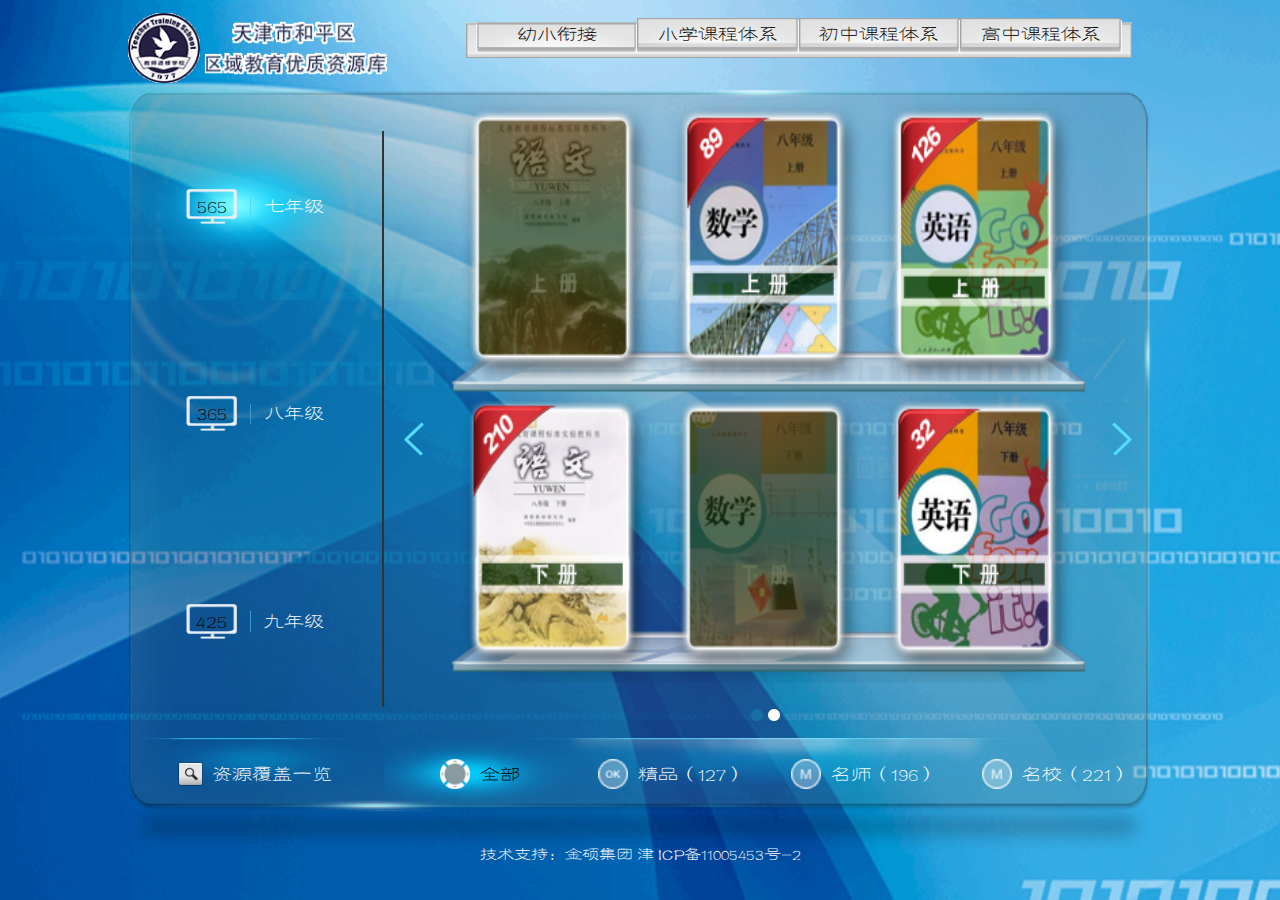
<file: index.html>
<!DOCTYPE html>
<html>

	<head>
		<meta charset="utf-8">
		<meta name="viewport" content="initial-scale=1.0, maximum-scale=1.0, user-scalable=no" />
		<title>优质资源库</title>
		<link rel="stylesheet" href="assets/css/common.css" />
		<link rel="stylesheet" href="assets/css/index.css" />
	</head>

	<body>
		<div class="wrap">
			<!--首页头部导航-->
			<div class="header">
				<div class="logo in-left">
					<img src="assets/images/indexlogo.png">
				</div>
				<Div class="in-right index-nav">
					<ul>
						<li class="in-left">
							<a onclick="active(this)" class="active">幼小衔接</a>
						</li>
						<li class="in-left">
							<a onclick="active(this)">小学课程体系</a>
						</li>
						<li class="in-left">
							<a onclick="active(this)">初中课程体系</a>
						</li>
						<li class="in-left">
							<a onclick="active(this)">高中课程体系</a>
						</li>
						<div class="clear"></div>
					</ul>
				</Div>
				<div class="clear"></div>
			</div>
			<!--首页头部导航结束-->
			<!--首页主题区域-->
			<div class="index-contant">
				<div class="left in-left">
					<!--左侧导航-->
					<div class="leftNav">
						<div class="list active" onclick="choiseClass(this)">
							<div class="inline-blk num">
								<span>565</span>
							</div>
							<div class="inline-blk line"></div>
							<div class="inline-blk">
								七年级
							</div>
						</div>
						<div class="list" onclick="choiseClass(this)">
							<div class="inline-blk num">
								<span>365</span>
							</div>
							<div class="inline-blk line"></div>
							<div class="inline-blk">
								八年级
							</div>
						</div>
						<div class="list" onclick="choiseClass(this)">
							<div class="inline-blk num">
								<span>425</span>
							</div>
							<div class="inline-blk line"></div>
							<div class="inline-blk">
								九年级
							</div>
						</div>

					</div>
					<!--左侧导航结束-->
					<div class="resouce">
						<div>
							<em></em>
							<a onclick="lookResouce()">资源覆盖一览</a>
						</div>
					</div>
				</div>
				<div class="line in-left"></div>
				<div class="right in-right">
					<!--右侧列表-->
					<div class="bookList">
						<div class="tab">
							<div class="multipleColumn" style="margin:0 auto">
								<div class="hd">
									<a class="next"></a>
									<ul></ul>
									<a class="prev"></a>
								</div>
								<div class="bd">
									<div class="ulWrap">

										<ul>
											<li>
												<div class="pic">
													<a><img src="assets/images/books/yuwenshang.png" /></a>
												</div>
											</li>
											<li>
												<div class="pic">
													<a href="template/resouce.html"><img src="assets/images/books/shuxueshang.png" /></a>
												</div>
											</li>
											<li>
												<div class="pic">
													<a href="template/resouce.html"><img src="assets/images/books/yingyushang.png" /></a>
												</div>
											</li>
											<li>
												<div class="pic">
													<a href="template/resouce.html"><img src="assets/images/books/yuwenxia.png" /></a>
												</div>
											</li>
											<li>
												<div class="pic">
													<a><img src="assets/images/books/shuxuexia.png" /></a>
												</div>
											</li>
											<li>
												<div class="pic">
													<a href="template/resouce.html"><img src="assets/images/books/yingyuxia.png" /></a>
												</div>
											</li>
										</ul>
										<ul>
											<li>
												<div class="pic">
													<a href="template/resouce.html"><img src="assets/images/books/huaxueshang.png" /></a>
												</div>
											</li>
											<li>
												<div class="pic">
													<a href="template/resouce.html"><img src="assets/images/books/shengwushang.png" /></a>
												</div>
											</li>
											<li>
												<div class="pic">
													<a href="template/resouce.html"><img src="assets/images/books/wulishang.png" /></a>
												</div>
											</li>
											<li>
												<div class="pic">
													<a href="template/resouce.html"><img src="assets/images/books/huaxuexia.png" /></a>
												</div>
											</li>
											<li>
												<div class="pic">
													<a href="template/resouce.html"><img src="assets/images/books/shengwuxia.png" /></a>
												</div>
											</li>
											<li>
												<div class="pic">
													<a href="template/resouce.html"><img src="assets/images/books/wulixia.png" /></a>
												</div>
											</li>
										</ul>

									</div>
									<!-- ulWrap End -->
								</div>
								<!-- bd End -->
							</div>

							<div class="multipleColumn" style="margin:0 auto">
								<div class="hd">
									<a class="next"></a>
									<ul></ul>
									<a class="prev"></a>
								</div>
								<div class="bd">
									<div class="ulWrap">

										<ul>
											<li>
												<div class="pic">
													<a><img src="assets/images/books/yuwenshang.png" /></a>
												</div>
											</li>
											<li>
												<div class="pic">
													<a href="template/resouce.html"><img src="assets/images/books/shuxueshang.png" /></a>
												</div>
											</li>
											<li>
												<div class="pic">
													<a href="template/resouce.html"><img src="assets/images/books/yingyushang.png" /></a>
												</div>
											</li>
											<li>
												<div class="pic">
													<a href="template/resouce.html"><img src="assets/images/books/yuwenxia.png" /></a>
												</div>
											</li>
											<li>
												<div class="pic">
													<a><img src="assets/images/books/shuxuexia.png" /></a>
												</div>
											</li>
											<li>
												<div class="pic">
													<a href="template/resouce.html"><img src="assets/images/books/yingyuxia.png" /></a>
												</div>
											</li>
										</ul>
										<ul>
											<li>
												<div class="pic">
													<a href="template/resouce.html"><img src="assets/images/books/huaxueshang.png" /></a>
												</div>
											</li>
											<li>
												<div class="pic">
													<a href="template/resouce.html"><img src="assets/images/books/shengwushang.png" /></a>
												</div>
											</li>
											<li>
												<div class="pic">
													<a href="template/resouce.html"><img src="assets/images/books/wulishang.png" /></a>
												</div>
											</li>
											<li>
												<div class="pic">
													<a href="template/resouce.html"><img src="assets/images/books/huaxuexia.png" /></a>
												</div>
											</li>
											<li>
												<div class="pic">
													<a href="template/resouce.html"><img src="assets/images/books/shengwuxia.png" /></a>
												</div>
											</li>
											<li>
												<div class="pic">
													<a href="template/resouce.html"><img src="assets/images/books/wulixia.png" /></a>
												</div>
											</li>
										</ul>

									</div>
									<!-- ulWrap End -->
								</div>
								<!-- bd End -->
							</div>

							<div class="multipleColumn" style="margin:0 auto">
								<div class="hd">
									<a class="next"></a>
									<ul></ul>
									<a class="prev"></a>
								</div>
								<div class="bd">
									<div class="ulWrap">

										<ul>
											<li>
												<div class="pic">
													<a><img src="assets/images/books/yuwenshang.png" /></a>
												</div>
											</li>
											<li>
												<div class="pic">
													<a href="template/resouce.html"><img src="assets/images/books/shuxueshang.png" /></a>
												</div>
											</li>
											<li>
												<div class="pic">
													<a href="template/resouce.html"><img src="assets/images/books/yingyushang.png" /></a>
												</div>
											</li>
											<li>
												<div class="pic">
													<a href="template/resouce.html"><img src="assets/images/books/yuwenxia.png" /></a>
												</div>
											</li>
											<li>
												<div class="pic">
													<a><img src="assets/images/books/shuxuexia.png" /></a>
												</div>
											</li>
											<li>
												<div class="pic">
													<a href="template/resouce.html"><img src="assets/images/books/yingyuxia.png" /></a>
												</div>
											</li>
										</ul>
										<ul>
											<li>
												<div class="pic">
													<a href="template/resouce.html"><img src="assets/images/books/huaxueshang.png" /></a>
												</div>
											</li>
											<li>
												<div class="pic">
													<a href="template/resouce.html"><img src="assets/images/books/shengwushang.png" /></a>
												</div>
											</li>
											<li>
												<div class="pic">
													<a href="template/resouce.html"><img src="assets/images/books/wulishang.png" /></a>
												</div>
											</li>
											<li>
												<div class="pic">
													<a href="template/resouce.html"><img src="assets/images/books/huaxuexia.png" /></a>
												</div>
											</li>
											<li>
												<div class="pic">
													<a href="template/resouce.html"><img src="assets/images/books/shengwuxia.png" /></a>
												</div>
											</li>
											<li>
												<div class="pic">
													<a href="template/resouce.html"><img src="assets/images/books/wulixia.png" /></a>
												</div>
											</li>
										</ul>

									</div>
									<!-- ulWrap End -->
								</div>
								<!-- bd End -->
							</div>
						</div>

					</div>
					<!--右侧列表结束-->
					<div class="classification">
						<ul>
							<li>
								<a onclick="active(this)" class="all active">
									<em></em>
									<span>全部</span>
								</a>
							</li>
							<li>
								<a onclick="active(this)" class="beatuty">
									<em></em>
									<span>精品（127）</span>
								</a>
							</li>
							<li>
								<a onclick="active(this)" class="teach">
									<em></em>
									<span>名师（196）</span>
								</a>
							</li>
							<li>
								<a onclick="active(this)" class="school">
									<em></em>
									<span>名校（221）</span>
								</a>
							</li>
						</ul>
					</div>
				</div>
				<div class="clear"></div>
			</div>
			<!--首页主题区域结束-->
			<!--首页footer区域-->
			<div class="footer">
				<p class="inline-blk">
					技术支持：金硕集团 津 ICP备11005453号-2
				</p>
			</div>
			<!--首页footer区域结束-->
		</div>
		<!--资源覆盖一览-->
		<div class="resouce-dialg">
			<div class="close" onclick="lookhide()"></div>
			<div class="resouceimg">
				<img src="assets/images/resouceimg.png">
			</div>
		</div>
		<script src="assets/js/jquery-1.11.1.js"></script>
		<script src="assets/plug/slider/js/jquery.SuperSlide.2.1.js"></script>
		<script type="text/javascript">
			$(function() {
				resizeH();
			})
			function resizeH(){
				var height = $('.bookList').height();
				$('.multipleColumn').css('height', height);
			}
			jQuery(".multipleColumn").slide({
				titCell: ".hd ul",
				mainCell: ".bd .ulWrap",
				autoPage: true,
				effect: "leftLoop",
				autoPlay: false,
				vis: 1
			});
			//课程切换
			function choiseClass(obj) {
				$(obj).addClass('active').siblings().removeClass('active');
				var i = $(obj).index();
				var height = $('.bookList').height();
				$('.multipleColumn').css('height', height);
				var top = i * height;
				$('.bookList').find('.tab').css('top', -top + 'px');
			}
			//资源覆盖一览
			function lookResouce() {
				$('.resouce-dialg').show();
				$('.index-contant').css('opacity','0');
			}
			//关闭资源覆盖一览
			function lookhide() {
				$('.index-contant').css('opacity','1');
				$('.resouce-dialg').hide();
			}
			//课本列表选择
			function active(obj) {
				$(obj).addClass('active').parent().siblings().find('a').removeClass('active');
			}
			window.onresize = function(){
				resizeH();
			}
		</script>

	</body>

</html>
</file>
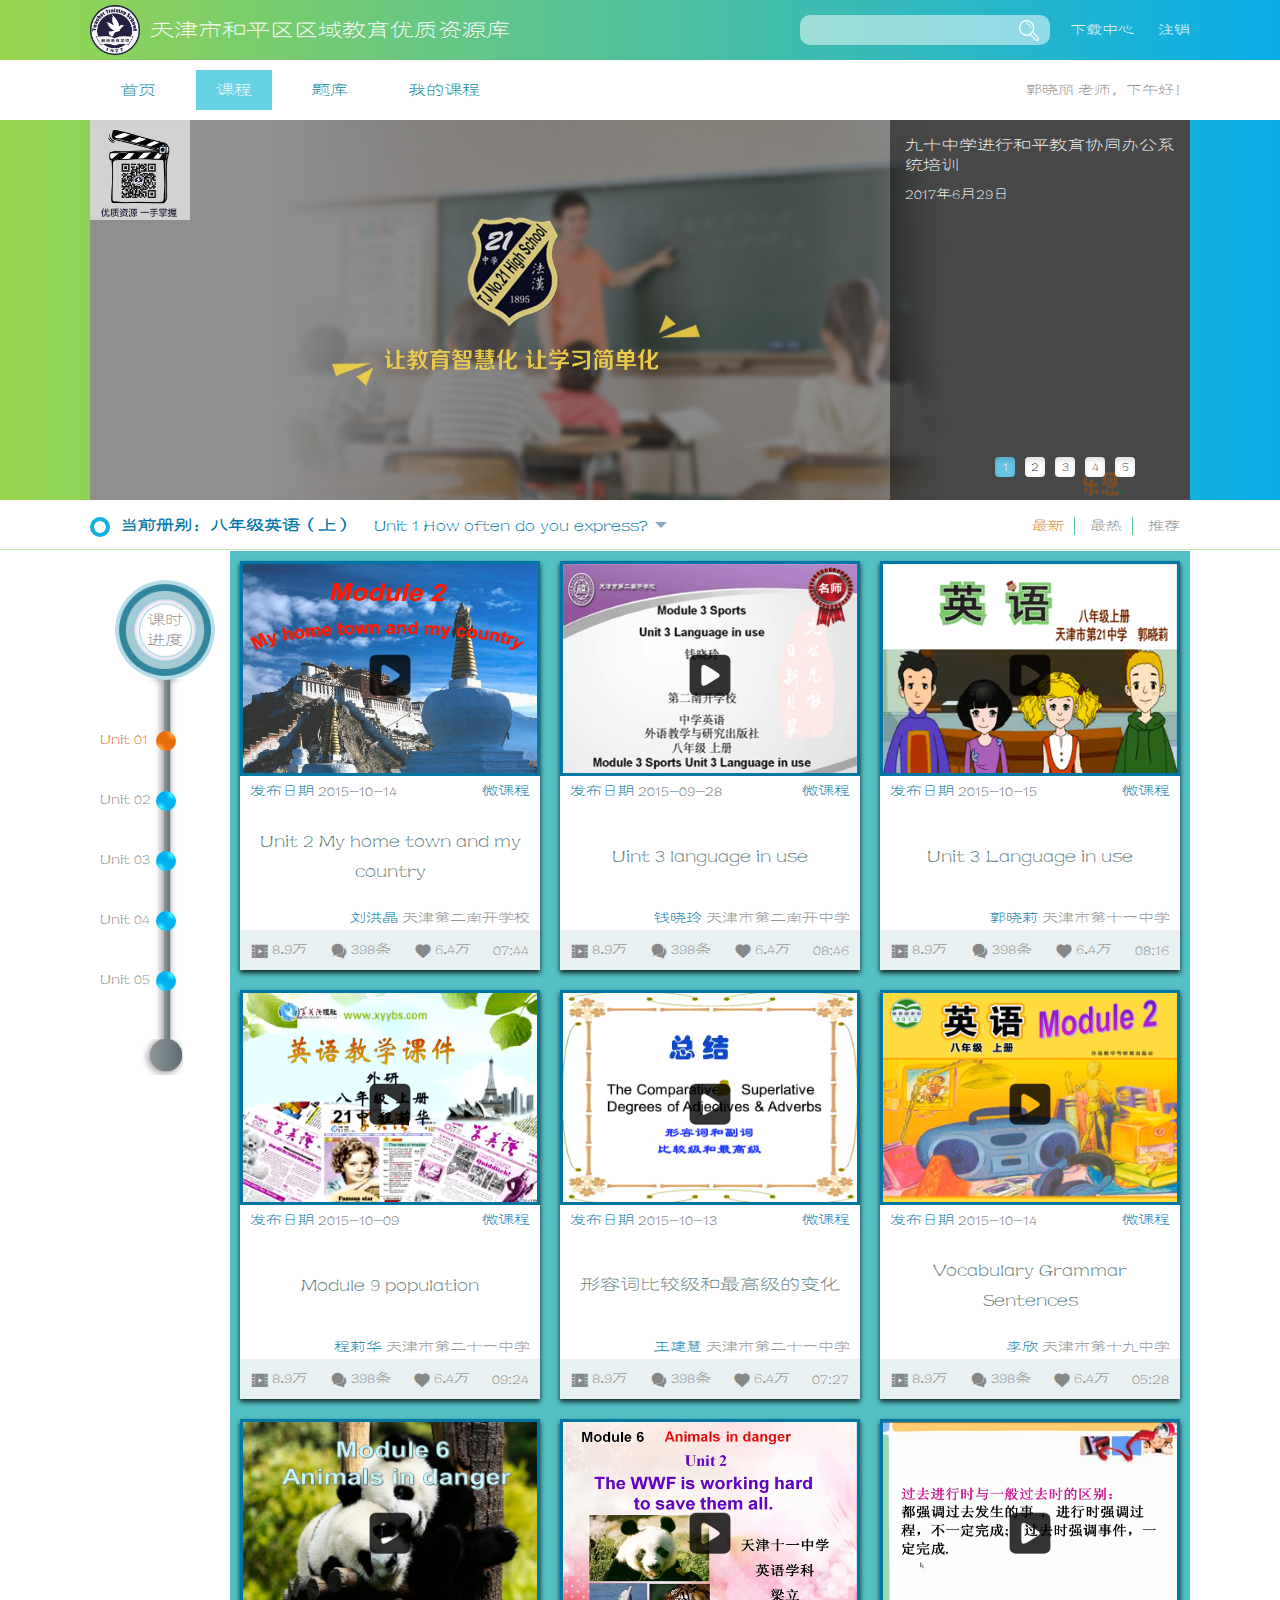
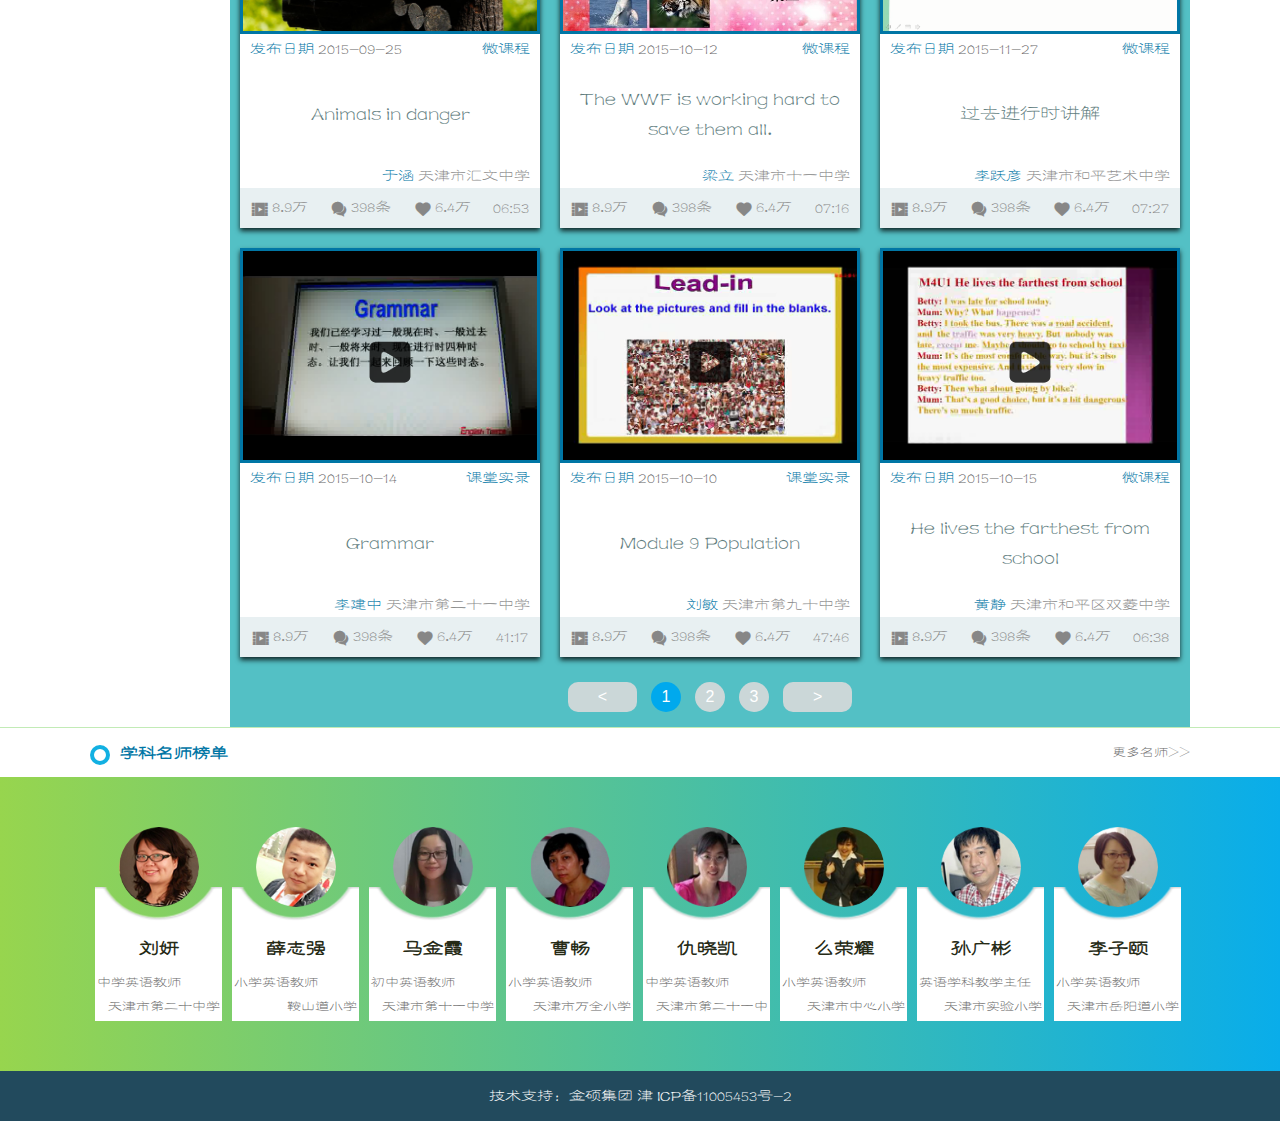
<file: template/resouce.html>
<!DOCTYPE html>
<html>

	<head>
		<meta charset="UTF-8">
		<meta name="viewport" content="initial-scale=1.0, maximum-scale=1.0, user-scalable=no" />
		<title>课程</title>
		<link rel="stylesheet" href="../assets/css/common.css" />
		<link rel="stylesheet" href="../assets/css/resouce.css" />
		<link rel="stylesheet" href="../assets/plug/select/slider.css" />
	</head>

	<body>
		<div class="tBox tBgColor">
			<div class="header wrap">
				<div class="in-left">
					<div class="logo">
						<h1>
							<a href="../index.html">
								天津市和平区区域教育优质资源库
							</a>
						</h1>
					</div>
				</div>
				<div class="in-right">
					<div class="in-left search">
						<input type="text" placeholder="" />
						<input type="button" class="searBtn" />
					</div>
					<a class="link">下载中心</a>
					<a class="link">注销</a>
				</div>
				<Div class="clear"></Div>
			</div>
			<!--导航-->
			<div class="topNav">
				<div class="wrap">
					<div class="nav in-left">
						<ul>
							<li>
								<a href="../index.html">首页</a>
							</li>
							<li>
								<a class="active">课程</a>
							</li>
							<li>
								<a>题库</a>
							</li>
							<!--<li>
								<a>小组</a>
							</li>-->
							<li>
								<a>我的课程</a>
							</li>
						</ul>
					</div>
					<div class="in-right welcome">
						<span>郭晓丽</span> 老师，下午好！
					</div>
					<div class="clear"></div>
				</div>
			</div>
			<!--banner-->
			<div class="banner">
				<div class="wrap">
					<div id="iFocus" style="margin:0 auto">
						<span class="erweim"></span>
						<ul>
							<li>
								<a><img src="../assets/images/slide3.jpg" /></a>
								<div class="li-right">
									<div class="title">九十中学进行和平教育协同办公系统培训</div>
									<div class="descript">2017年6月29日</div>
								</div>
							</li>
							<li>
								<a><img src="../assets/images/slide4.jpg" /></a>
								<div class="li-right">
									<div class="title">九十中学进行和平教育协同办公系统培训</div>
									<div class="descript">2017年6月29日</div>
								</div>
							</li>
							<li>
								<a><img src="../assets/images/zydttp.png" /></a>
								<div class="li-right">
									<div class="title">九十中学进行和平教育协同办公系统培训</div>
									<div class="descript">2017年6月29日</div>
								</div>
							</li>
							<li>
								<a><img src="../assets/images/b_backgroundC.png" /></a>
								<div class="li-right">
									<div class="title">九十中学进行和平教育协同办公系统培训</div>
									<div class="descript">2017年6月29日</div>
								</div>
							</li>
							<li>
								<a><img src="../assets/images/indexSlid.png" /></a>
								<div class="li-right">
									<div class="title">九十中学进行和平教育协同办公系统培训</div>
									<div class="descript">2017年6月29日</div>
								</div>
							</li>
						</ul>
						<div class="btnBg"></div>
						<div class="btn">
							<span>1</span><span>2</span><span>3</span><span>4</span><span>5</span>
						</div>
					</div>
				</div>
			</div>
		</div>
		<!--册别-->
		<div class="Booklet comTitle">
			<div class="wrap">
				<div class="in-left">
					<div class="in-left"><em class="sign"></em>当前册别：八年级英语（上）</div>
					<div class="choise-book in-left">
						<div id="dd" class="wrapper-dropdown-3" tabindex="1">
							<span>Unit 1 How often do you express?</span>
							<div class="slideToggle">
								<div class="choseList">
									<div class="second-navi">
										<table>
											<tbody>
												<tr>
													<td class="first">学段：</td>
													<td>
														<ul>
															<li onclick="addNavCls(this)">
																<a class="active" title="幼小衔接">幼小衔接</a>
															</li>
															<li onclick="addNavCls(this)">
																<a title="小学">小学</a>
															</li>
															<li onclick="addNavCls(this)">
																<a title="初中">初中</a>
															</li>
															<li onclick="addNavCls(this)">
																<a title="高中">高中</a>
															</li>
														</ul>
													</td>
												</tr>
												<tr>
													<td class="first">学科：</td>
													<td class="slideNav" page="1">
														<div class="img_l" onclick="left(this)"><img src="../assets/images/shangyiye.png" /></div>
														<div class="apply_nav">
															<div class="apply_w">
																<ul>
																	<li onclick="addNavCls(this)">
																		<a class="active" title="数学">数学</a>
																	</li>
																	<li onclick="addNavCls(this)">
																		<a title="语文">语文</a>
																	</li>
																	<li onclick="addNavCls(this)">
																		<a title="英语">英语</a>
																	</li>
																	<li onclick="addNavCls(this)">
																		<a title="物理">物理</a>
																	</li>
																	<li onclick="addNavCls(this)">
																		<a title="地理">地理</a>
																	</li>
															</div>
														</div>
														<div class="img_r" onclick="right(this)"><img src="../assets/images/xiayiye.png" /></div>
													</td>
												</tr>
												<tr>
													<td class="first">学校：</td>
													<td class="slideNav" page="1">
														<div class="img_l" onclick="left(this)"><img src="../assets/images/shangyiye.png" /></div>
														<div class="apply_nav">
															<div class="apply_w">
																<ul>
																	<li onclick="addNavCls(this)">
																		<a class="active" title="天津市二十二中学">二十二中学</a>
																	</li>
																	<li onclick="addNavCls(this)">
																		<a title="天津市第二南开中学">第二南开中学</a>
																	</li>
																	<li onclick="addNavCls(this)">
																		<a title="天津市第六十一中学">第六十一中学</a>
																	</li>
																	<li onclick="addNavCls(this)">
																		<a title="天津市第十九中学">第十九中学</a>
																	</li>
																</ul>
															</div>
														</div>
														<div class="img_r" onclick="right(this)"><img src="../assets/images/xiayiye.png" /></div>
													</td>
												</tr>

											</tbody>
										</table>
									</div>
								</div>
								<div class="">
									<div class="top">
										<div class="grade-chose">
											<div class="slider">
												<ul>
													<li>
														<p>
															<a href="#">八年级上册</a>
														</p>
													</li>
													<li>
														<p>
															<a href="#">八年级下册</a>
														</p>
													</li>
													<li>
														<p>
															<a href="#">七年级下册</a>
														</p>
													</li>
													<li>
														<p>
															<a href="#">七年级上册</a>
														</p>
													</li>
												</ul>
												<div class="control">
													<a href="javascript:void(0)" class="next"></a>
													<a href="javascript:void(0)" class="prev"></a>
												</div>
											</div>

										</div>
										<div class="textRight">
											<label><input type="checkbox" />
											全选</label>
										</div>
									</div>
									<ul class="dropdown">
										<li>
											<a href="#"><i class="icon-envelope icon-large"></i>Unit 1 How often do you express?</a>
										</li>
										<li>
											<a href="#"><i class="icon-truck icon-large"></i>Unit 2 What the matter?</a>
										</li>
										<li>
											<a href="#"><i class="icon-plane icon-large"></i>Unit 3 language in use</a>
										</li>
									</ul>
								</div>

							</div>
						</div>
					</div>
				</div>
				<div class="in-right chose-Sort">
					<a class="active">最新</a>
					<a>最热</a>
					<a>推荐</a>
				</div>
				<Div class="clear"></Div>
			</div>
		</div>
		<!--视频列表-->
		<div class="wrap">
			<!--导航-->
			<div class="in-left">
				<div class="leftnav  navbar-wrapper">
					<span class="navTitle">课时<br>进度</span>
					<ul>
						<li class="item active" onclick="curNav(this)">
							<a>
								<span>Unit 01</span>
								<em></em>
							</a>
							<ul>
								<li onclick="curNav(this)">
									<a>period 1</a>
								</li>
								<li onclick="curNav(this)">
									<a>period 2</a>
								</li>
								<li onclick="curNav(this)">
									<a>period 3</a>
								</li>
								<li onclick="curNav(this)">
									<a>period 4</a>
								</li>
								<li onclick="curNav(this)">
									<a>period 5</a>
								</li>
							</ul>
						</li>
						<li class="item" onclick="curNav(this)">
							<a>
								<span>Unit 02</span>
								<em></em>
							</a>
							<ul>
								<li onclick="curNav(this)">
									<a>period 1</a>
								</li>
								<li onclick="curNav(this)">
									<a>period 2</a>
								</li>
								<li onclick="curNav(this)">
									<a>period 3</a>
								</li>
								<li onclick="curNav(this)">
									<a>period 4</a>
								</li>
							</ul>
						</li>
						<li class="item" onclick="curNav(this)">
							<a>
								<span>Unit 03</span>
								<em></em>
							</a>
							<ul>
								<li onclick="curNav(this)">
									<a>period 1</a>
								</li onclick="curNav(this)">
								<li>
									<a>period 2</a>
								</li onclick="curNav(this)">
								<li>
									<a>period 3</a>
								</li onclick="curNav(this)">
								<li onclick="curNav(this)">
									<a>period 4</a>
								</li>
							</ul>
						</li>
						<li class="item" onclick="curNav(this)">
							<a>
								<span>Unit 04</span>
								<em></em>
							</a>
						</li>
						<li class="item" onclick="curNav(this)">
							<a>
								<span>Unit 05</span>
								<em></em>
							</a>
						</li>
					</ul>
					<span class="point bottom"></span>
				</div>
			</div>
			<div class="video-list in-right">
				<ul>
					<li class="in-left">
						<Div class="top">
							<a href="video2.html" onclick="setstorage(this)" clarity="../assets/plug/video/videos/1443432233175.mp4">
								<img src="../assets/images/resoucevideo/01.png">
								<span class="icon iconfont">&#xe612;</span>
							</a>
						</Div>
						<div class="bottom">
							<p class="data">
								<span class="in-left">
										发布日期
										<em>2015-10-14 </em>
									</span>
								<span class="in-right">微课程</span>
							</p>
							<p class="video-title">
								Unit 2 My home town and my country
							</p>
							<p class="Speaker">
								<em>刘洪晶</em> <span>天津第二南开学校</span>
							</p>
							<input type="hidden" class="zhangjie" value="Module 2 My home town and my country" />
							<input type="hidden" class="playtime" value="09:43"  />
						</div>
						<div class="numList">
							<a><em class="icon iconfont">&#xe63d;</em>8.9万</a>
							<a><em class="icon iconfont">&#xe601;</em>398条</a>
							<a><em class="icon iconfont">&#xe86f;</em>6.4万</a>
							<a>07:44</a>
						</div>
					</li>
					<li class="in-left">
						<Div class="top">
							<a href="video2.html" onclick="setstorage(this)" clarity="../assets/plug/video/videos/1443428338207.mp4">
								<img src="../assets/images/resoucevideo/02.png">
								<span class="icon iconfont">&#xe612;</span>
							</a>
						</Div>
						<div class="bottom">
							<p class="data">
								<span class="in-left">
										发布日期
										<em>2015-09-28</em>
									</span>
								<span class="in-right">微课程</span>
							</p>
							<p class="video-title">
								Uint 3 language in use
							</p>
							<p class="Speaker">
								<em>钱晓玲</em> <span>天津市第二南开中学</span>
							</p>
							<input type="hidden" class="zhangjie" value="Module 3 Sports" />
							<input type="hidden" class="playtime" value="08:46"  />
					
						</div>
						<div class="numList">
							<a><em class="icon iconfont">&#xe63d;</em>8.9万</a>
							<a><em class="icon iconfont">&#xe601;</em>398条</a>
							<a><em class="icon iconfont">&#xe86f;</em>6.4万</a>
							<a>08:46</a>
						</div>
					</li>
					<li class="in-left">
						<Div class="top">
							<a href="video2.html" onclick="setstorage(this)" clarity="../assets/plug/video/videos/1444877443043.mp4">
								<img src="../assets/images/resoucevideo/11.png">
								<span class="icon iconfont">&#xe612;</span>
							</a>
						</Div>
						<div class="bottom">
							<p class="data">
								<span class="in-left">
										发布日期
										<em>2015-10-15 </em>
									</span>
								<span class="in-right">微课程</span>
							</p>
							<p class="video-title">
								Unit 3 Language in use
							</p>
							<p class="Speaker">
								<em>郭晓莉</em> <span>天津市第十一中学</span>
							</p>
							<input type="hidden" class="zhangjie" value="Unit 3 Language in use" />
							<input type="hidden" class="playtime" value="08:15"  />

						</div>
						<div class="numList">
							<a><em class="icon iconfont">&#xe63d;</em>8.9万</a>
							<a><em class="icon iconfont">&#xe601;</em>398条</a>
							<a><em class="icon iconfont">&#xe86f;</em>6.4万</a>
							<a>08:16</a>
						</div>
					</li>
					<li class="in-left">
						<Div class="top">
							<a href="video2.html" onclick="setstorage(this)" clarity="../assets/plug/video/videos/1444365984912.mp4">
								<img src="../assets/images/resoucevideo/03.png">
								<span class="icon iconfont">&#xe612;</span>
							</a>
						</Div>
						<div class="bottom">
							<p class="data">
								<span class="in-left">
										发布日期
										<em>2015-10-09 </em>
									</span>
								<span class="in-right">微课程</span>
							</p>
							<p class="video-title">
								Module 9 population
							</p>
							<p class="Speaker">
								<em>程莉华</em> <span>天津市第二十一中学</span>
							</p>
							<input type="hidden" class="zhangjie" value="Module 9 Population" />
							<input type="hidden" class="playtime" value="06:40"  />

						</div>
						<div class="numList">
							<a><em class="icon iconfont">&#xe63d;</em>8.9万</a>
							<a><em class="icon iconfont">&#xe601;</em>398条</a>
							<a><em class="icon iconfont">&#xe86f;</em>6.4万</a>
							<a>09:24</a>
						</div>
					</li>
					<li class="in-left">
						<Div class="top">
							<a href="video2.html" onclick="setstorage(this)" clarity="../assets/plug/video/videos/1444718640672.mp4">
								<img src="../assets/images/resoucevideo/04.png">
								<span class="icon iconfont">&#xe612;</span>
							</a>
						</Div>
						<div class="bottom">
							<p class="data">
								<span class="in-left">
										发布日期
										<em>2015-10-13</em>
									</span>
								<span class="in-right">微课程</span>
							</p>
							<p class="video-title">
								形容词比较级和最高级的变化
							</p>
							<p class="Speaker">
								<em>王建慧</em> <span>天津市第二十一中学  </span>
							</p>
							<input type="hidden" class="zhangjie" value="Module 4 Planes, Ships and trains" />
							<input type="hidden" class="playtime" value="05:56"  />

						</div>
						<div class="numList">
							<a><em class="icon iconfont">&#xe63d;</em>8.9万</a>
							<a><em class="icon iconfont">&#xe601;</em>398条</a>
							<a><em class="icon iconfont">&#xe86f;</em>6.4万</a>
							<a>07:27</a>
						</div>
					</li>
					<li class="in-left">
						<Div class="top">
							<a href="video2.html" onclick="setstorage(this)" clarity="../assets/plug/video/videos/1444817852474.mp4">
								<img src="../assets/images/resoucevideo/05.png">
								<span class="icon iconfont">&#xe612;</span>
							</a>
						</Div>
						<div class="bottom">
							<p class="data">
								<span class="in-left">
										发布日期
										<em>2015-10-14</em>
									</span>
								<span class="in-right">微课程</span>
							</p>
							<p class="video-title">
								Vocabulary Grammar Sentences
							</p>
							<p class="Speaker">
								<em>李欣</em> <span>天津市第十九中学</span>
							</p>
							<input type="hidden" class="zhangjie" value="Module 2 My home town and my country" />
							<input type="hidden" class="playtime" value="06:21"  />

						</div>
						<div class="numList">
							<a><em class="icon iconfont">&#xe63d;</em>8.9万</a>
							<a><em class="icon iconfont">&#xe601;</em>398条</a>
							<a><em class="icon iconfont">&#xe86f;</em>6.4万</a>
							<a>05:28</a>
						</div>
					</li>
					<li class="in-left">
						<Div class="top">
							<a href="video2.html" onclick="setstorage(this)" clarity="../assets/plug/video/videos/1443154736547.mp4">
								<img src="../assets/images/resoucevideo/06.png">
								<span class="icon iconfont">&#xe612;</span>
							</a>
						</Div>
						<div class="bottom">
							<p class="data">
								<span class="in-left">
										发布日期
										<em>2015-09-25</em>
									</span>
								<span class="in-right">微课程</span>
							</p>
							<p class="video-title">
								Animals in danger
							</p>
							<p class="Speaker">
								<em>于涵 </em> <span>天津市汇文中学</span>
							</p>
							<input type="hidden" class="zhangjie" value="Module 10 The weather" />
							<input type="hidden" class="playtime" value="07:42"  />

						</div>
						<div class="numList">
							<a><em class="icon iconfont">&#xe63d;</em>8.9万</a>
							<a><em class="icon iconfont">&#xe601;</em>398条</a>
							<a><em class="icon iconfont">&#xe86f;</em>6.4万</a>
							<a>06:53</a>
						</div>
					</li>
					<li class="in-left">
						<Div class="top">
							<a href="video2.html" onclick="setstorage(this)" clarity="../assets/plug/video/videos/1444613665215.mp4">
								<img src="../assets/images/resoucevideo/07.png">
								<span class="icon iconfont">&#xe612;</span>
							</a>
						</Div>
						<div class="bottom">
							<p class="data">
								<span class="in-left">
										发布日期
										<em>2015-10-12</em>
									</span>
								<span class="in-right">微课程</span>
							</p>
							<p class="video-title">
								The WWF is working hard to save them all.
							</p>
							<p class="Speaker">
								<em>梁立</em> <span>天津市十一中学</span>
							</p>
							<input type="hidden" class="zhangjie" value="Unit 2 The WWF is working hard to save them all." />
							<input type="hidden" class="playtime" value="07:18"  />

						</div>
						<div class="numList">
							<a><em class="icon iconfont">&#xe63d;</em>8.9万</a>
							<a><em class="icon iconfont">&#xe601;</em>398条</a>
							<a><em class="icon iconfont">&#xe86f;</em>6.4万</a>
							<a>07:16</a>
						</div>
					</li>
					<li class="in-left">
						<Div class="top">
							<a href="video2.html" onclick="setstorage(this)" clarity="../assets/plug/video/videos/1448590493812.mp4">
								<img src="../assets/images/resoucevideo/08.png">
								<span class="icon iconfont">&#xe612;</span>
							</a>
						</Div>
						<div class="bottom">
							<p class="data">
								<span class="in-left">
										发布日期
										<em>2015-11-27</em>
									</span>
								<span class="in-right">微课程</span>
							</p>
							<p class="video-title">
								过去进行时讲解
							</p>
							<p class="Speaker">
								<em>李跃彦</em> <span>天津市和平艺术中学</span>
							</p>
							<input type="hidden" class="zhangjie" value="Unit 1 Alice was sitting with her sister by the river.  " />
							<input type="hidden" class="playtime" value="09:01"  />

						</div>
						<div class="numList">
							<a><em class="icon iconfont">&#xe63d;</em>8.9万</a>
							<a><em class="icon iconfont">&#xe601;</em>398条</a>
							<a><em class="icon iconfont">&#xe86f;</em>6.4万</a>
							<a>07:27</a>
						</div>
					</li>
					<li class="in-left">
						<Div class="top">
							<a href="video2.html" onclick="setstorage(this)" clarity="../assets/plug/video/videos/1442912046995.mp4">
								<img src="../assets/images/resoucevideo/09.png">
								<span class="icon iconfont">&#xe612;</span>
							</a>
						</Div>
						<div class="bottom">
							<p class="data">
								<span class="in-left">
										发布日期
										<em>2015-10-14</em>
									</span>
								<span class="in-right">课堂实录</span>
							</p>
							<p class="video-title">
								Grammar
							</p>
							<p class="Speaker">
								<em>李建中</em> <span>天津市第二十一中学</span>
							</p>
							<input type="hidden" class="zhangjie" value="Unit 1 I wanted to see the Beijing Opera." />
							<input type="hidden" class="playtime" value="07:17"  />

						</div>
						<div class="numList">
							<a><em class="icon iconfont">&#xe63d;</em>8.9万</a>
							<a><em class="icon iconfont">&#xe601;</em>398条</a>
							<a><em class="icon iconfont">&#xe86f;</em>6.4万</a>
							<a>41:17</a>
						</div>
					</li>
					<li class="in-left">
						<Div class="top">
							<a href="video2.html" onclick="setstorage(this)" clarity="../assets/plug/video/videos/1444466167912.mp4">
								<img src="../assets/images/resoucevideo/10.png">
								<span class="icon iconfont">&#xe612;</span>
							</a>
						</Div>
						<div class="bottom">
							<p class="data">
								<span class="in-left">
										发布日期
										<em>2015-10-10</em>
									</span>
								<span class="in-right">课堂实录</span>
							</p>
							<p class="video-title">
								Module 9 Population
							</p>
							<p class="Speaker">
								<em>刘敏</em> <span>天津市第九十中学 </span>
							</p>
							<input type="hidden" class="zhangjie" value="Unit 1 The population of China is about 1.37 billion.  " />
							<input type="hidden" class="playtime" value="09:56"  />

						</div>
						<div class="numList">
							<a><em class="icon iconfont">&#xe63d;</em>8.9万</a>
							<a><em class="icon iconfont">&#xe601;</em>398条</a>
							<a><em class="icon iconfont">&#xe86f;</em>6.4万</a>
							<a>47:46</a>
						</div>
					</li>
					
					<li class="in-left">
						<Div class="top">
							<a href="video2.html" onclick="setstorage(this)" clarity="../assets/plug/video/videos/1444900950832.mp4">
								<img src="../assets/images/resoucevideo/12.png">
								<span class="icon iconfont">&#xe612;</span>
							</a>
						</Div>
						<div class="bottom">
							<p class="data">
								<span class="in-left">
										发布日期
										<em>2015-10-15</em>
									</span>
								<span class="in-right">微课程</span>
							</p>
							<p class="video-title">
								He lives the farthest from school
							</p>
							<p class="Speaker">
								<em>黄静</em> <span>天津市和平区双菱中学</span>
							</p>
							<input type="hidden" class="zhangjie" value="Unit 1 He lives the farthest from school.  " />
							<input type="hidden" class="playtime" value="07:37"  />

						</div>
						<div class="numList">
							<a><em class="icon iconfont">&#xe63d;</em>8.9万</a>
							<a><em class="icon iconfont">&#xe601;</em>398条</a>
							<a><em class="icon iconfont">&#xe86f;</em>6.4万</a>
							<a>06:38</a>
						</div>
					</li>
					<div class="clear"></div>
				</ul>
				<div class="pages textcenter">
					<button class="prev"><</button>
					<button class="active">1</button>
					<button>2</button>
					<button>3</button>
					<button class="next">></button>
				</div>
			</div>
			<div class="clear"></div>
		</div>
		<!--名师榜单-->
		<div class="Teacher-list comTitle">
			<div class="wrap">
				<div class="in-left"><em class="sign"></em>学科名师榜单</div>
				<div class="in-right more">
					<a>更多名师>></a>
				</div>
				<div class="clear"></div>
			</div>
		</div>

		<div class="showlist tBgColor">
			<div class="wrap">
				<ul>
					<li class="in-left">
						<div class="teacher-head">
							<img src="../assets/images/teacher/01.png">
						</div>
						<div class="teacher-body">
							<p class="name textcenter">
								刘妍
							</p>
							<p class="textLeft">中学英语教师</p>
							<p class="textRight">天津市第二十中学</p>
						</div>
					</li>
					<li class="in-left">
						<div class="teacher-head">
							<img src="../assets/images/teacher/02.png">
						</div>
						<div class="teacher-body">
							<p class="name textcenter">
								薛志强
							</p>
							<p class="textLeft">小学英语教师</p>
							<p class="textRight">鞍山道小学 </p>
						</div>
					</li>
					<li class="in-left">
						<div class="teacher-head">
							<img src="../assets/images/teacher/03.png">
						</div>
						<div class="teacher-body">
							<p class="name textcenter">
								马金霞
							</p>
							<p class="textLeft">初中英语教师</p>
							<p class="textRight">天津市第十一中学</p>
						</div>
					</li>
					<li class="in-left">
						<div class="teacher-head">
							<img src="../assets/images/teacher/04.png">
						</div>
						<div class="teacher-body">
							<p class="name textcenter">
								曹畅
							</p>
							<p class="textLeft">小学英语教师</p>
							<p class="textRight">天津市万全小学</p>
						</div>
					</li>
					<li class="in-left">
						<div class="teacher-head">
							<img src="../assets/images/teacher/05.png">
						</div>
						<div class="teacher-body">
							<p class="name textcenter">
								仇晓凯
							</p>
							<p class="textLeft">中学英语教师</p>
							<p class="textRight">天津市第二十一中学</p>
						</div>
					</li>
					<li class="in-left">
						<div class="teacher-head">
							<img src="../assets/images/teacher/06.png">
						</div>
						<div class="teacher-body">
							<p class="name textcenter">
								么荣耀
							</p>
							<p class="textLeft">小学英语教师</p>
							<p class="textRight">天津市中心小学</p>
						</div>
					</li>
					<li class="in-left">
						<div class="teacher-head">
							<img src="../assets/images/teacher/07.png">
						</div>
						<div class="teacher-body">
							<p class="name textcenter">
								孙广彬
							</p>
							<p class="textLeft">英语学科教学主任</p>
							<p class="textRight">天津市实验小学</p>
						</div>
					</li>
					<li class="in-left">
						<div class="teacher-head">
							<img src="../assets/images/teacher/08.png">
						</div>
						<div class="teacher-body">
							<p class="name textcenter">
								李子颐
							</p>
							<p class="textLeft">小学英语教师</p>
							<p class="textRight">天津市岳阳道小学</p>
						</div>
					</li>

					<div class="clear"></div>
				</ul>
			</div>
		</div>
		<div class="footer textcenter">
			技术支持：金硕集团 津 ICP备11005453号-2
		</div>
		<script src="../assets/js/jquery-1.11.1.js"></script>
		<script src="../assets/plug/slider/js/jquery.SuperSlide.2.1.js"></script>
		<script src="../assets/plug/select.js"></script>
		<script src="../assets/plug/jquery.nicescroll.js"></script>
		<script src="../assets/plug/stickUp.min.js"></script>
		<script type="text/javascript" src="../assets/plug/select/lens-slider.js"></script>
		<script type="text/javascript">
			$(document).ready(function() {
				var screen = $(".second-navi").width();
				var slideNav = $('.second-navi').find('.slideNav');
				for(var j = 0; j < slideNav.length; j++) {
					var $li1 = slideNav.eq(j).find(".apply_nav").find('.apply_w').find('li');
					var $window1 = slideNav.eq(j).find(".apply_nav").find(".apply_w");
					var $left1 = slideNav.eq(j).find(".img_l");
					var $right1 = slideNav.eq(j).find(".img_r");
					var page = 1; //初始化当前的版面为1
					var winWidth = 0;
					for(var i = 0; i < $li1.length; i++) {
						winWidth += $li1.eq(i).width() + 10;
					}
					$window1.css("width", winWidth);

					if($window1.width() <= 360) {
						$left1.css("display", "none");
						$right1.css("display", "none");
					}
					var rc1 = $li1.length / 4;

					var page_count = Math.ceil(rc1);
					slideNav.eq(j).attr('pagecount', page_count);
					var divLeft = $window1.css("left");
					if(divLeft == "0px") {
						$left1.css("display", "none");
					} else {
						$left1.css("display", "block");
					}
				}
				/*导航固定*/
				var fixedTop = $('.Teacher-list').offset().top;
				var documentH = $(document).height(); 
				var windowH = $(window).height();   
				var TeacherH = $('.Teacher-list').height();
				var showH = $('.showlist').height();
				var footerH = $('.footer').height();
				var navH = $('.navbar-wrapper').outerHeight(true)+100;
				var bottomH = TeacherH+showH+footerH;
				$(window).scroll(function() {
					var scroolTop = $(document).scrollTop();
					if((navH+bottomH)>windowH){
						if((documentH-scroolTop)<(navH+bottomH)){
						 		$('.navbar-wrapper').css({'position':'absolute','top':(documentH-bottomH-navH)});
						}
						/*if(scroolTop>=(fixedTop-windowH+120)){
						 		$('.navbar-wrapper').css({'position':'absolute','top':(documentH-bottomH-navH-120)});
						}*/
					}
					 
				});
				


				jQuery("#iFocus").slide({
					titCell: ".btn span",
					mainCell: "ul",
					effect: "left",
					autoPlay: true
				});
				$('.leftnav .item').hover(function() {
					$(this).find('ul').show();
					var height = $(this).find('ul').height()/2+10;
					$(this).find('ul').css('margin-top',-height+'px');
				}, function() {
					$(this).find('ul').hide();
				});
			});
			jQuery(function($) {
				$(document).ready(function() {
					$('.navbar-wrapper').stickUp();
				});
			});
			function addNavCls(obj){
	if($(obj).find('a').hasClass('active')){
		
	}else{
		$(obj).find('a').addClass('active');
		$(obj).siblings().find('a').removeClass('active');
	}
	
}
			//当前册别
			function checkbook(obj) {
				var value = $(obj).text();
				$(obj).parent().parent().prev('button').find('em').text(value);
			}

			function curNav(obj) {
				$(obj).addClass('active').siblings().removeClass('active');
				$(obj).siblings().find('li').removeClass('active');
			}

			function left(obj) {
				var widthnum = "355px";
				var wrap = $(obj).parent();
				var page_count = wrap.attr('pagecount');
				var rc1 = page_count;
				var page = $(obj).parent().attr('page');
				if(page != 1) {
					page--;
				}

				$(obj).parent().attr('page', page);

				if(page < 1) {
					return;
				}
				nav(wrap, page, page_count);
				$(obj).parent().find(".apply_nav").find(".apply_w").animate({
					left: '+=' + widthnum + ''
				}, 1000);
			}

			function right(obj) {
				var widthnum = "355px";
				var wrap = $(obj).parent();
				var page_count = wrap.attr('pagecount');
				var page = $(obj).parent().attr('page');
				if(page < page_count) {
					page++;
				}

				$(obj).parent().attr('page', page);

				if(page > page_count) {
					alert(34)
					return;
				}
				nav(wrap, page, page_count);
				$(obj).parent().find(".apply_nav").find(".apply_w").animate({
					left: '-=' + widthnum + ''
				}, 1000);
			}

			function nav(obj, page, page_count) {
				if(page == 1) {
					obj.find(".img_l").hide().siblings(".img_r").show();
				} else if(page == page_count) {
					obj.find(".img_r").hide().siblings(".img_l").show();
				} else {
					obj.find(".img_l").show().siblings(".img_r").show();
				}
			}
			function addNavCls(obj) {
				$(obj).siblings().find('a').removeClass('active');
				$(obj).find('a').addClass('active');
				
			}
			function setstorage(obj){
				var clarity = $(obj).attr('clarity');
				var title = $(obj).parent().next().find('.video-title').text();
				var img = $(obj).find('img').attr('src');
				var fbtime = $(obj).parent().next().find('.data').find('em').text();
				var teacher = $(obj).parent().next().find('.Speaker').find('em').text();
				var schoolname = $(obj).parent().next().find('.Speaker').find('span').text();
				var zhangjie = $(obj).parent().next().find('.zhangjie').val();
				var playtime = $(obj).parent().next().find('.playtime').val();
				if (window.localStorage) {
					 localStorage.setItem("clarity", clarity);	
					 localStorage.setItem("title", title);	
					 localStorage.setItem("img", img);	
					 localStorage.setItem("fbtime", fbtime);	
					 localStorage.setItem("teacher", teacher);	
					 localStorage.setItem("schoolname", schoolname);	
					 localStorage.setItem("zhangjie", zhangjie);	
					 localStorage.setItem("playtime", playtime);	
				}
			}
		</script>
	</body>

</html>
</file>
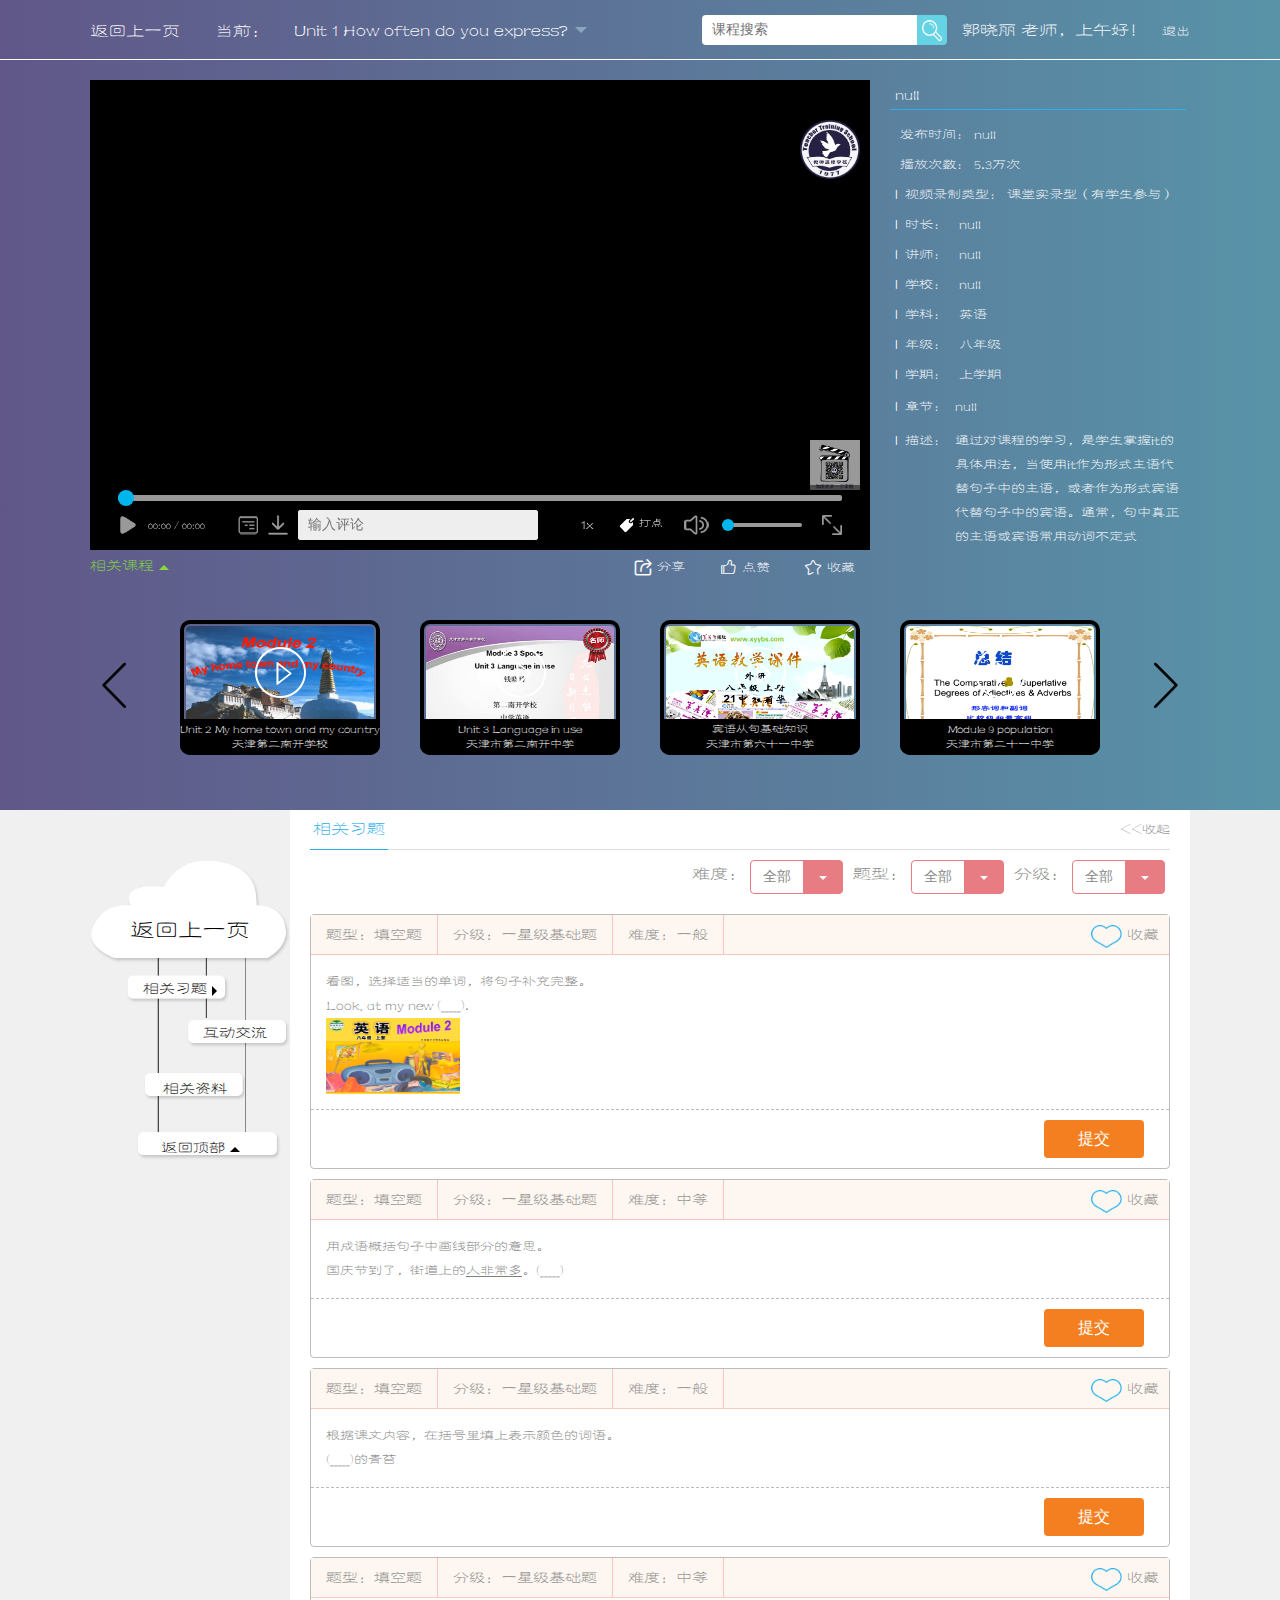
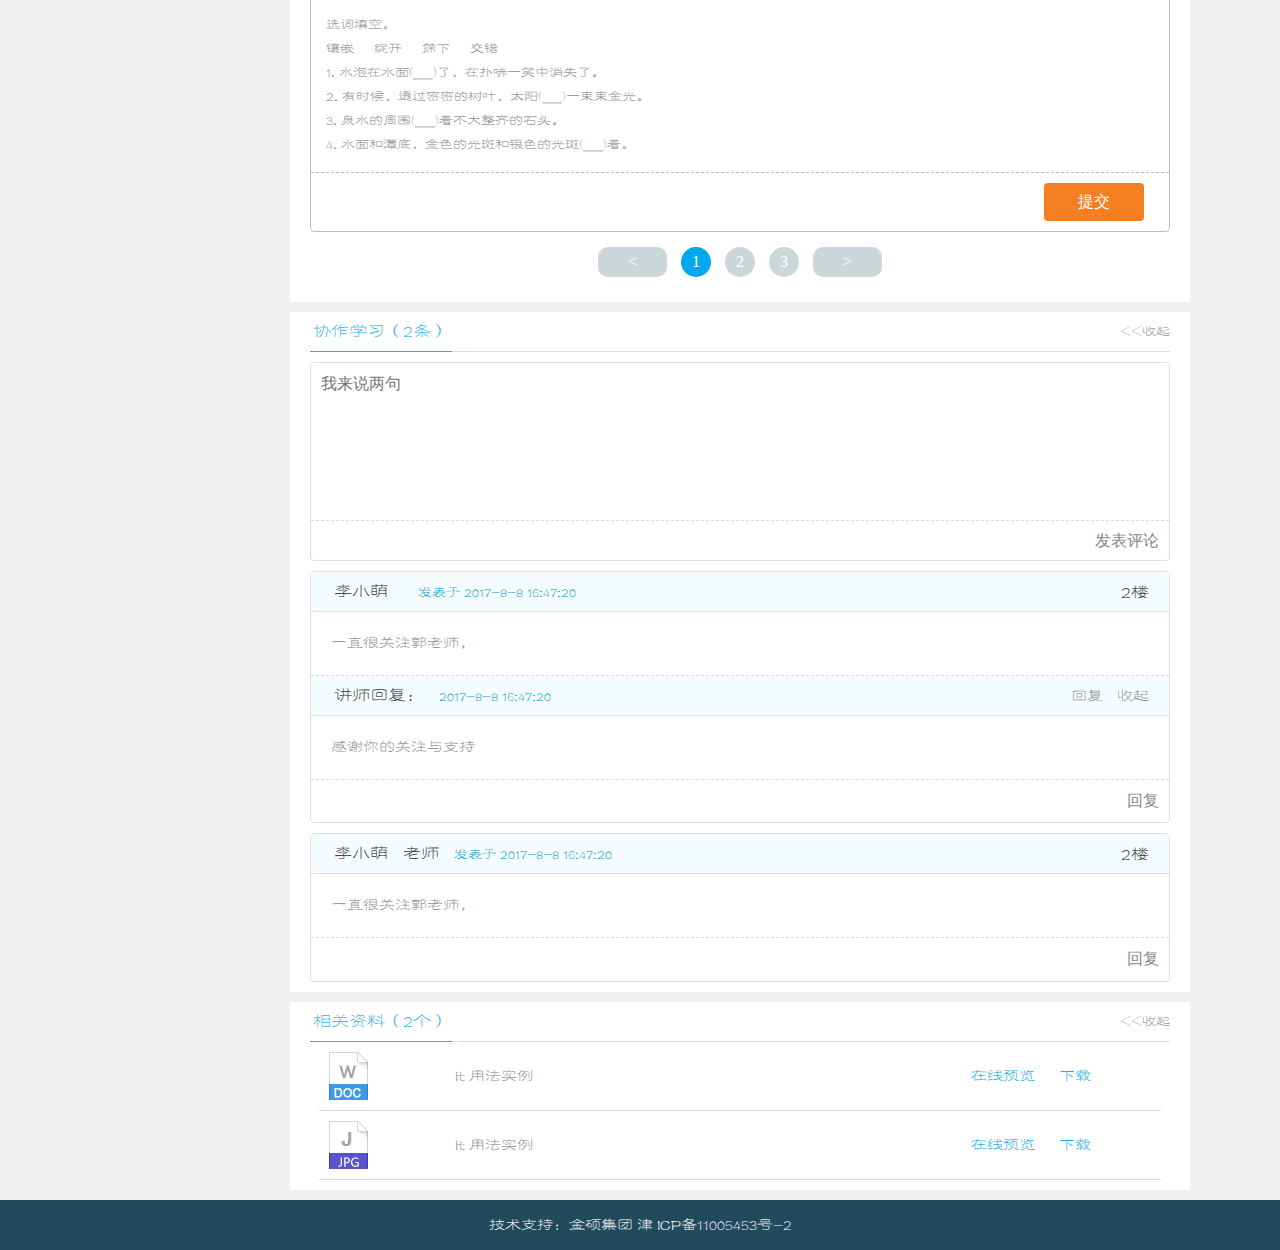
<file: template/video2.html>
<!DOCTYPE html>
<html>

	<head>
		<meta charset="utf-8">
		<meta name="viewport" content="initial-scale=1.0, maximum-scale=1.0, user-scalable=no" />
		<title>视频播放</title>
		<link rel="stylesheet" href="../assets/plug/bootstrap/bootstrap.min.css" />
		<link rel="stylesheet" href="../assets/css/common.css" />
		<link rel="stylesheet" href="../assets/css/video2.css" />
		<link rel="stylesheet" href="../assets/css/queNew.css" />
		<link rel="stylesheet" href="../assets/plug/video/depend/videoCT.css">
		<link rel="stylesheet" href="../assets/plug/video/css/index.css">
		<link rel="stylesheet" href="../assets/plug/select/slider.css" />
	</head>

	<body>
		<div class="vtBgColor">
			<div class="video-head">
				<div class="wrap">
					<div class="in-left">
						<a class="goback" href="resouce.html">返回上一页</a>
						<span class="mainbx" onclick="aa()">当前：</span>

						<div id="dd" class="wrapper-dropdown-3" tabindex="1">
							<span>Unit 1 How often do you express?</span>
							<div class="slideToggle">
								<div class="choseList">
									<div class="second-navi">
										<table>
											<tbody>
												<tr>
													<td class="first">学段：</td>
													<td>
														<ul>
															<li onclick="addNavCls(this)">
																<a class="active" title="幼小衔接">幼小衔接</a>
															</li>
															<li onclick="addNavCls(this)">
																<a title="小学">小学</a>
															</li>
															<li onclick="addNavCls(this)">
																<a title="初中">初中</a>
															</li>
															<li onclick="addNavCls(this)">
																<a title="高中">高中</a>
															</li>
														</ul>
													</td>
												</tr>
												<tr>
													<td class="first">学科：</td>
													<td class="slideNav" page="1">
														<div class="img_l" onclick="left(this)" style="margin-top:11px"><img src="../assets/images/shangyiye.png" /></div>
														<div class="apply_nav">
															<div class="apply_w">
																<ul>
																	<li onclick="addNavCls(this)">
																		<a class="active" title="数学">数学</a>
																	</li>
																	<li onclick="addNavCls(this)">
																		<a title="语文">语文</a>
																	</li>
																	<li onclick="addNavCls(this)">
																		<a title="英语">英语</a>
																	</li>
																	<li onclick="addNavCls(this)">
																		<a title="物理">物理</a>
																	</li>
																	<li onclick="addNavCls(this)">
																		<a title="地理">地理</a>
																	</li>
															</div>
														</div>
														<div class="img_r" onclick="right(this)" style="margin-top:11px"><img src="../assets/images/xiayiye.png" /></div>
													</td>
												</tr>
												<tr>
													<td class="first">学校：</td>
													<td class="slideNav" page="1">
														<div class="img_l" onclick="left(this)" style="margin-top:11px"><img src="../assets/images/shangyiye.png" /></div>
														<div class="apply_nav">
															<div class="apply_w">
																<ul>
																	<li onclick="addNavCls(this)">
																		<a  class="active" title="天津市二十二中学">二十二中学</a>
																	</li>
																	<li onclick="addNavCls(this)">
																		<a title="天津市第二南开中学">第二南开中学</a>
																	</li>
																	<li onclick="addNavCls(this)">
																		<a title="天津市第六十一中学">第六十一中学</a>
																	</li>
																	<li onclick="addNavCls(this)">
																		<a title="天津市第十九中学">第十九中学</a>
																	</li>
																</ul>
															</div>
														</div>
														<div class="img_r" onclick="right(this)" style="margin-top:11px"><img src="../assets/images/xiayiye.png" /></div>
													</td>
												</tr>

											</tbody>
										</table>
									</div>
								</div>
								<div class="">
									<div class="top">
										<div class="grade-chose">
											<div class="slider">
												<ul>
													<li>
														<p>
															<a href="#">七年级上册</a>
														</p>
													</li>
													<li>
														<p>
															<a href="#">七年级下册</a>
														</p>
													</li>
													<li>
														<p>
															<a href="#">八年级上册</a>
														</p>
													</li>
													<li>
														<p>
															<a href="#">八年级下册</a>
														</p>
													</li>
													
												</ul>
												<div class="control">
													<a href="javascript:void(0)" class="next"></a>
													<a href="javascript:void(0)" class="prev"></a>
												</div>
											</div>

										</div>
										<div class="textRight">
											<label><input type="checkbox" />
											全选</label>
										</div>
									</div>
									<ul class="dropdown">
										<li>
											<a href="#"><i class="icon-envelope icon-large"></i>Unit 1 How often do you express?</a>
										</li>
										<li>
											<a href="#"><i class="icon-truck icon-large"></i>Unit 2 What the matter?</a>
										</li>
										<li>
											<a href="#"><i class="icon-plane icon-large"></i>Unit 3 language in use</a>
										</li>
									</ul>
								</div>

							</div>
						</div>

					</div>
					<div class="in-right">
						<div class="search in-left">
							<input type="text" placeholder="课程搜索">
							<input type="button" class="searBtn">
						</div>
						<div class="in-left who-out">
							<span>
								<em class="name">郭晓丽</em>老师，<em>上午</em>好！
							</span>
							<a class="login-out">退出</a>
						</div>
					</div>
					<div class="clear"></div>
				</div>
			</div>
			<div class="wrap">
				<div class="video-box" id="putvideo">
					<div class="video-playw in-left">
						<!--水印-->
						<div class="Watermark">
							<div class="logo"></div>
							<div class="Barcode"></div>
						</div>
						<div class="video-in">
							<video width="100%" height="85%" id="video1"></video>
						</div>
						<div class="oprate">
							<div class="in-left">
								<a class="slideToggleb" onclick="inforToggle(this)">相关课程<em></em></a>
							</div>
							<div class="in-right">
								<a class="oprate-btn share" onclick="share(this)"><em class="icon iconfont">&#xe608;</em>分享</a>
								<a class="oprate-btn like" onclick="like(this)"><em class="no icon iconfont">&#xe872;</em><em class="already icon iconfont">&#xe871;</em><span>点赞</span></a>
								<a class="oprate-btn keep" onclick="keep(this)"><em class="no icon iconfont">&#xe86e;</em><em class="already icon iconfont">&#xe86d;</em><span>收藏</span></a>
							</div>
							<div class="clear"></div>
						</div>
					</div>
					<div class="descript-video in-left">
						<div class="title"><span class="titlename">（it的用法）第三讲</span></div>
						<div>
							<dl class="videoInfo">
								<dt class="key keytn">发布时间：</dt>
								<dd class="fbtime">2017-08-12</dd>
							</dl>
							<dl class="videoInfo">
								<dt class="key keytn">播放次数：</dt>
								<dd class="playnum">5.3万次</dd>
							</dl>
							<dl class="videoInfo">
								<dt class="key">视频录制类型：</dt>
								<dd class="videotype">课堂实录型（有学生参与）</dd>
							</dl>
							<dl class="videoInfo">
								<dt class="key">时长：</dt>
								<dd class="playtime">7分12秒</dd>
							</dl>
							<dl class="videoInfo">
								<dt class="key">讲师：</dt>
								<dd class="teacher">郭晓丽</dd>
							</dl>
							<dl class="videoInfo">
								<dt class="key">学校：</dt>
								<dd class="school">天津市第二十一中学</dd>
							</dl>
							<dl class="videoInfo">
								<dt class="key">学科：</dt>
								<dd class="xueke">英语</dd>
							</dl>
							<dl class="videoInfo">
								<dt class="key">年级：</dt>
								<dd class="class">八年级</dd>
							</dl>
							<dl class="videoInfo">
								<dt class="key">学期：</dt>
								<dd class="xueqi">上学期</dd>
							</dl>
							<dl class="videoInfo table">
								<dt class="key">章节：</dt>
								<dd class="zhangjie">Unit 1-2 Grammar</dd>
							</dl>
							<dl class="videoInfo table">
								<dt class="key">描述：</dt>
								<dd class="descript">通过对课程的学习，是学生掌握it的具体用法，当使用it作为形式主语代替句子中的主语，或者作为形式宾语代替句子中的宾语。通常，句中真正的主语或宾语常用动词不定式
								</dd>
							</dl>
						</div>
					</div>
					<div class="clear"></div>
					<div class="sameVideo ToggleBox">
						<div class="picScroll-left">
							<div class="hd">
								<a class="next icon iconfont">&#xe65f;</a>
								<a class="prev icon iconfont">&#xe660;</a>
							</div>
							<div class="bd">
								<ul class="picList">
									<li datasrc="../assets/plug/video/videos/1443432233175.mp4">
										<div class="pic">
											<a>
												<img src="../assets/images/resoucevideo/01.png" />
											</a>
											<div class="title">
												<p class="unit">Unit 2 My home town and my country</p>
												<p>天津第二南开学校</p>
											</div>
											<span class="playimg"></span>
										</div>
									</li>
									<li datasrc="../assets/plug/video/videos/1443428338207.mp4">
										<div class="pic">
											<a>
												<img src="../assets/images/resoucevideo/02.png" />
											</a>
											<div class="title">
												<p class="unit">Unit 3 Language in use</p>
												<p>天津市第二南开中学</p>
											</div>
											<span class="playimg"></span>
										</div>
									</li>
									<li datasrc="../assets/plug/video/videos/1444365984912.mp4">
										<div class="pic">
											<a>
												<img src="../assets/images/resoucevideo/03.png" />
											</a>
											<div class="title">
												<p class="unit">宾语从句基础知识</p>
												<p>天津市第六十一中学</p>
											</div>
											<span class="playimg"></span>
										</div>
									</li>
									<li datasrc="../assets/plug/video/videos/1444718640672.mp4">
										<div class="pic">
											<a>
												<img src="../assets/images/resoucevideo/04.png" />
											</a>
											<div class="title">
												<p class="unit">Module 9 population</p>
												<p>天津市第二十一中学</p>
											</div>
											<span class="playimg"></span>
										</div>
									</li>
									<li datasrc="../assets/plug/video/videos/1444817852474.mp4">
										<div class="pic">
											<a>
												<img src="../assets/images/resoucevideo/05.png" />
											</a>
											<div class="title">
												<p class="unit">形容词比较级和最高级的变化</p>
												<p>天津市第二十一中学</p>
											</div>
											<span class="playimg"></span>
										</div>
									</li>
									<li datasrc="../assets/plug/video/videos/1443154736547.mp4">
										<div class="pic">
											<a>
												<img src="../assets/images/resoucevideo/06.png" />
											</a>
											<div class="title">
												<p class="unit">Vocabulary Grammar Sentences</p>
												<p>天津市第十九中学</p>
											</div>
											<span class="playimg"></span>
										</div>
									</li>
								</ul>
							</div>
						</div>
					</div>

				</div>
			</div>
		</div>
		<div class="wrap">
			<!--导航-->
			<div>
				<div class="videoNav in-left">
					<ul>
						<li class="goback">
							<a href="resouce.html">返回上一页</a>
						</li>
						<li class="menuItem RelatQue">
							<a href="#RelatQue">相关习题<em></em></a>
						</li>
						<li class="menuItem Relatswap textRight">
							<a href="#Relatswap">互动交流</a>
						</li>
						<li class="menuItem Relatdata">
							<a href="#Relatdata">相关资料</a>
						</li>
						<li class="top">
							<a class="cd-top">返回顶部<em></em></a>
						</li>
					</ul>
				</div>
			</div>
			<div class="videoRelat in-left">
				<!--相关习题-->
				<div id='RelatQue' class="list">
					<div class="title">
						<div class="in-left">相关习题</div>
						<div class="in-right">
							<a onclick="RelatSlide(this)">
								<<收起</a>
						</div>
						<div class="clear"></div>
					</div>
					<div class="">
						<ul class="in-right" id="xuanxiang">
							<li class="in-left">
								<label>难度：</label>
								<div class="btn-group">
									<button class="btn" id="rubChose">全部</button>
									<button class="btn dropdown-toggle" data-toggle="dropdown">
							        <span class="caret"></span>
							      </button>
									<ul class="dropdown-menu">
										<li>
											<a value="" onclick="queChose(this,'rubChose')">全部</a>
										</li>
										<li>
											<a value="ND1" onclick="queChose(this,'rubChose')">简单</a>
										</li>
										<li>
											<a value="ND2" onclick="queChose(this,'rubChose')">一般</a>
										</li>
										<li>
											<a value="ND3" onclick="queChose(this,'rubChose')">中等</a>
										</li>
										<li>
											<a value="ND4" onclick="queChose(this,'rubChose')">困难</a>
										</li>
										<li>
											<a value="ND5" onclick="queChose(this,'rubChose')">极难</a>
										</li>
									</ul>
								</div>
							</li>
							<li class="in-left">
								<label>题型：</label>
								<div class="btn-group">
									<button class="btn" id="TypeChose">全部</button>
									<button class="btn dropdown-toggle" data-toggle="dropdown">
							        <span class="caret"></span>
							      </button>
									<ul class="dropdown-menu">
										<li>
											<a value="" onclick="queChose(this,'TypeChose')">全部</a>
										</li>
										<li>
											<a value="TX01" onclick="queChose(this,'TypeChose')">单选</a>
										</li>
										<li>
											<a value="TX02" onclick="queChose(this,'TypeChose')">多选</a>
										</li>
										<li>
											<a value="TX03" onclick="queChose(this,'TypeChose')">填空</a>
										</li>
										<li>
											<a value="TX04" onclick="queChose(this,'TypeChose')">判断</a>
										</li>
										<li>
											<a value="TX05" onclick="queChose(this,'TypeChose')">阅读</a>
										</li>
										<li>
											<a value="TX06" onclick="queChose(this,'TypeChose')">完形</a>
										</li>
										<li>
											<a value="TX07" onclick="queChose(this,'TypeChose')">解答</a>
										</li>
										<li>
											<a value="TX10" onclick="queChose(this,'TypeChose')">对话/段落</a>
										</li>
										<li>
											<a value="TX11" onclick="queChose(this,'TypeChose')">听力选择</a>
										</li>
										<li>
											<a value="TX12" onclick="queChose(this,'TypeChose')">听力填空</a>
										</li>
										<li>
											<a value="TX13" onclick="queChose(this,'TypeChose')">听力判断</a>
										</li>
										<li>
											<a value="TX14" onclick="queChose(this,'TypeChose')">补全对话</a>
										</li>
										<li>
											<a value="TX15" onclick="queChose(this,'TypeChose')">主观题</a>
										</li>
										<li>
											<a value="TX16" onclick="queChose(this,'TypeChose')">综合题</a>
										</li>
									</ul>
								</div>
							</li>
							<li class="in-left">
								<label>分级：</label>
								<div class="btn-group">
									<button class="btn" id="GradedChose">全部</button>
									<button class="btn dropdown-toggle" data-toggle="dropdown">
							        <span class="caret"></span>
							      </button>
									<ul class="dropdown-menu">
										<li>
											<a value="LEVEL1" onclick="queChose(this,'GradedChose')">一星级</a>
										</li>
										<li>
											<a value="LEVEL2" onclick="queChose(this,'GradedChose')">二星级</a>
										</li>
										<li>
											<a value="LEVEL3" onclick="queChose(this,'GradedChose')">三星级</a>
										</li>
									</ul>
								</div>
							</li>
						</ul>
						<div class="clear"></div>
						<div class="stem-content">
							<div class="que-show">
								<div class="que-show-answer">
									<div class="first">
										<p class="que-title">题型：填空题</p>
										<p class="que-title">分级：一星级基础题</p>
										<p class="que-title">难度：一般</p>
										<a href="javascript:void(0);" onclick="keep(this)" title="收藏" class="CollectionA in-right"><i class="homeworkNew Collection"></i><span>收藏</span></a>
									</div>
									<div class="second">
										<div class="question" id="question_c2c1a3f046a847e28a8114a1064923c4">看图，选择适当的单词，将句子补充完整。<br>Look, at my new (_____).<br>
											<img alt="" src="../assets/images/resoucevideo/05.png" style="height:76px; width:134px">
										</div>
									</div>
									<span class="read-more" onclick="readMore(['question_c2c1a3f046a847e28a8114a1064923c4'],m1,1,0);"></span>
								</div>
								<div class="que-show-resolve">
									<div class="resolve-title">
										<a onclick="openjx(this)" class="onopen"><i class="homeworkNew Analysis"></i>查看解析</a>
										<!--<a href="javascript:void(0);" onclick="addQueErrorInfo()" title="纠错" class="ErrorCA"><i class="homeworkNew Errorcorrect"></i>纠错</a>-->
										<p class="jiontext"><input value="提交" onclick="turefalse(this,true)" class="join" flag="quesButton" quetype="TX03" type="button"></p>
									</div>
									<div class="resolve-content">
										<p>【答案】</p>
										<div><span>school</span>&nbsp;&nbsp;</div>
										<p>【解析】</p>
										<div></div>
									</div>
								</div>
							</div>
						</div>
						<div class="stem-content">
							<div class="que-show">
								<div class="que-show-answer">
									<div class="first">
										<p class="que-title">题型：填空题</p>
										<p class="que-title">分级：一星级基础题</p>
										<p class="que-title">难度：中等</p>
										<a href="javascript:void(0);" onclick="keep(this)" title="收藏" class="CollectionA in-right"><i class="homeworkNew Collection"></i><span>收藏</span></a>
									</div>
									<div class="question" id="question_f180492f00184ce19d5d95ad9501cbaf"><p>用成语概括句子中画线部分的意思。</p>

<p>国庆节到了，街道上的<u>人非常多</u>。(_____)</p></div>
									<span class="read-more" onclick="readMore(['question_c2c1a3f046a847e28a8114a1064923c4'],m1,1,0);"></span>
								</div>
								<div class="que-show-resolve">
									<div class="resolve-title">
										<a onclick="openjx(this)" class="onopen"><i class="homeworkNew Analysis"></i>查看解析</a>
										<!--<a href="javascript:void(0);" onclick="addQueErrorInfo()" title="纠错" class="ErrorCA"><i class="homeworkNew Errorcorrect"></i>纠错</a>-->
										<p class="jiontext"><input value="提交" onclick="turefalse(this,false)" class="join" flag="quesButton" quetype="TX03" type="button"></p>
									</div>
									<div class="resolve-content"><p>【答案】</p><div><span>人山人海</span>&nbsp;&nbsp;</div><p>【解析】</p><div></div></div>
								</div>
							</div>
						</div>
						<div class="stem-content">
							<div class="que-show">
								<div class="que-show-answer">
									<div class="first">
										<p class="que-title">题型：填空题</p>
										<p class="que-title">分级：一星级基础题</p>
										<p class="que-title">难度：一般</p>
										<a href="javascript:void(0);" onclick="keep(this)" title="收藏" class="CollectionA in-right"><i class="homeworkNew Collection"></i><span>收藏</span></a>
									</div>
									<div class="second"><div class="question" id="question_c7fc0ae22a79467a909c1a2ff9d79b43"><p>根据课文内容，在括号里填上表示颜色的词语。</p>

<p>(_____)的青苔</p></div></div>
									<span class="read-more" onclick="readMore(['question_c2c1a3f046a847e28a8114a1064923c4'],m1,1,0);"></span>
								</div>
								<div class="que-show-resolve">
									<div class="resolve-title">
										<a onclick="openjx(this)" class="onopen"><i class="homeworkNew Analysis"></i>查看解析</a>
										<!--<a href="javascript:void(0);" title="收藏" class="CollectionA"><i class="homeworkNew Collection"></i>收藏</a>
										<a href="javascript:void(0);" onclick="addQueErrorInfo()" title="纠错" class="ErrorCA"><i class="homeworkNew Errorcorrect"></i>纠错</a>-->
										<p class="jiontext"><input value="提交" onclick="turefalse(this,true)" class="join" flag="quesButton" quetype="TX03" type="button"></p>
									</div>
									<div class="resolve-content"><p>【答案】</p><div><span>黑里透绿</span>&nbsp;&nbsp;</div><p>【解析】</p><div></div></div>
								</div>
							</div>
						</div>
						<div class="stem-content">
							<div class="que-show">
								<div class="que-show-answer">
									<div class="first">
										<p class="que-title">题型：填空题</p>
										<p class="que-title">分级：一星级基础题</p>
										<p class="que-title">难度：中等</p>
										<a href="javascript:void(0);" onclick="keep(this)" title="收藏" class="CollectionA in-right"><i class="homeworkNew Collection"></i><span>收藏</span></a>
									</div>
									<div class="second"><div class="question" id="question_816f1a5ffe054c9bbcf5fa9184edb7fe"><p>选词填空。</p>

<p>镶嵌&nbsp;&nbsp;&nbsp;&nbsp; 绽开&nbsp;&nbsp;&nbsp;&nbsp; 筛下&nbsp;&nbsp;&nbsp;&nbsp; 交错</p>

<p align="left">1. 水泡在水面(_____)了，在扑哧一笑中消失了。</p>

<p align="left">2. 有时候，透过密密的树叶，太阳(_____)一束束金光。</p>

<p align="left">3. 泉水的周围(_____)着不大整齐的石头。</p>

<p align="left">4. 水面和潭底，金色的光斑和银色的光斑(_____)着。</p></div></div>
									<span class="read-more" onclick="readMore(['question_c2c1a3f046a847e28a8114a1064923c4'],m1,1,0);"></span>
								</div>
								<div class="que-show-resolve">
									<div class="resolve-title">
										<a onclick="openjx(this)" class="onopen"><i class="homeworkNew Analysis"></i>查看解析</a>
										<!--<a href="javascript:void(0);" title="收藏" class="CollectionA"><i class="homeworkNew Collection"></i>收藏</a>
										<a href="javascript:void(0);" onclick="addQueErrorInfo()" title="纠错" class="ErrorCA"><i class="homeworkNew Errorcorrect"></i>纠错</a>-->
										<p class="jiontext"><input value="提交" onclick="turefalse(this,true)" class="join" flag="quesButton" quetype="TX03" type="button"></p>
									</div>
									<div class="resolve-content"><p>【答案】</p><div><span>绽开</span>&nbsp;&nbsp;<span>筛下</span>&nbsp;&nbsp;<span>镶嵌</span>&nbsp;&nbsp;<span>交错</span>&nbsp;&nbsp;</div><p>【解析】</p><div></div></div>
								</div>
							</div>
						</div>
						<!--分页-->
						<div class="pages textcenter">
							<button class="prev"><</button>
							<button class="active">1</button>
							<button>2</button>
							<button>3</button>
							<button class="next">></button>
						</div>
					</div>
				</div>
				<!--互动交流-->
				<div id='Relatswap' class="list">
					<div class="title">
						<div class="in-left">协作学习（2条）</div>
						<div class="in-right">
							<a onclick="RelatSlide(this)">
								<<收起</a>
						</div>
						<div class="clear"></div>
					</div>
					<div class="comment">
						<div class="Write-com">
							<textarea id="review" placeholder="我来说两句" onkeydown="checkMaxInput(this,140)" onkeyup="checkMaxInput(this,140)" onfocus="checkMaxInput(this,140)" onblur="checkMaxInput(this,140);resetMaxmsg();"></textarea>
							<div class="Published textRight">
								<input type="button" value="发表评论" />
							</div>
						</div>
						<div class="lists">
							<div class="list">
								<div class="title">
									<p class="in-left"><em>李小萌</em><span>发表于 2017-8-8 16:47:20</span></p>
									<p class="in-right">2楼</p>
									<div class="clear"></div>
								</div>
								<div class="content">
									一直很关注郭老师，
								</div>
								<div class="Replys">
									<div class="title">
										<p class="in-left">讲师回复：<span>2017-8-8 16:47:20</span></P>
										<p class="in-right">
											<a>回复</a>
											<a class="replaytg" onclick="replaytg(this)">收起</a>
										</p>
										<div class="clear"></div>
									</div>
									<div class="content">
										感谢你的关注与支持
									</div>
								</div>
								<div class="Replybtn textRight">
									<input type="button" value="回复">
								</div>
							</div>
							<div class="list">
								<div class="title">
									<p class="in-left"><em>李小萌</em>老师<span>发表于 2017-8-8 16:47:20</span></p>
									<p class="in-right">2楼</p>
									<div class="clear"></div>
								</div>
								<div class="content">
									一直很关注郭老师，
								</div>
								<div class="Replybtn textRight">
									<input type="button" value="回复">
								</div>
							</div>
						</div>
					</div>
				</div>
				<!--相关资料-->
				<div id='Relatdata' class="list">
					<div class="title">
						<div class="in-left">相关资料（2个）</div>
						<div class="in-right">
							<a onclick="RelatSlide(this)">
								<<收起</a>
						</div>
						<div class="clear"></div>
					</div>
					<table class="dataList">
						<tr>
							<td class="w15">
								<img src="../assets/images/s-document.png">
							</td>
							<td class="w60">
								it 用法实例
							</td>
							<td class="w25">
								<a>在线预览</a>
								<a>下载</a>
							</td>
						</tr>
						<tr>
							<td class="w15">
								<img src="../assets/images/S-jpg.png">
							</td>
							<td class="w60">
								it 用法实例
							</td>
							<td class="w25">
								<a>在线预览</a>
								<a>下载</a>
							</td>
						</tr>
					</table>
				</div>
			</div>
			<div class="clear"></div>
		</div>
		<div class="footer textcenter">
			技术支持：金硕集团 津 ICP备11005453号-2
		</div>

		<!--分享-->
		<div class="shareDialog">
			<div class="title textRight">分享给大家</div>
			<div class="sharebox">
				<textarea placeholder="说点什么..." onkeydown="checkMaxInput(this,140)" onkeyup="checkMaxInput(this,140)" onfocus="checkMaxInput(this,140)" onblur="checkMaxInput(this,140);"></textarea>
				<div class="shareWhat">
					<p>郭晓丽老师</p>
					<p>Grammar User of it (it)的用法第一讲</p>
				</div>
			</div>
			<div class="brow">
				<div class="in-left">

				</div>
				<div class="clear"></div>
			</div>
			<div class="caozuo">
				<div class="in-left">
					<input type="button" class="shareBtn" value="分享" onclick="sharecancel()">
					<input type="button" value="取消" onclick="sharecancel()">
				</div>
				<div class="in-right">
					<div class="bshare-custom icon-medium">
						<div class="bsPromo bsPromo2"></div>
						<a title="分享到" href="http://www.bShare.cn/" id="bshare-shareto" class="bshare-more">分享到</a>
						<a title="分享到QQ空间" class="bshare-qzone"></a>
						<a title="分享到新浪微博" class="bshare-sinaminiblog"></a>
						<a title="分享到人人网" class="bshare-renren"></a>
						<a title="分享到腾讯微博" class="bshare-qqmb"></a>
						<a title="分享到网易微博" class="bshare-neteasemb"></a>
						<a title="更多平台" class="bshare-more bshare-more-icon more-style-addthis"></a>
					</div>
					<script type="text/javascript" charset="utf-8" src="http://static.bshare.cn/b/buttonLite.js#style=-1&amp;uuid=&amp;pophcol=2&amp;lang=zh"></script>
					<script type="text/javascript" charset="utf-8" src="http://static.bshare.cn/b/bshareC0.js"></script>
				</div>
				<div class="clear"></div>
			</div>

		</div>
		<div class="box"></div>
		
		<div class="json" style="display:none">
			<div class="play1">
				<p class="title">Unit 2 My home town and my country</p>
				<p class="fbtime">2017-08-12</p>
				<p class="playnum">10万次</p>
				<p class="videotype">录屏软件录制+PPT课件型  </p>
				<p class="playtime">09:43</p>
				<p class="teacher">刘洪晶</p>
				<p class="school">天津市第二南开中学</p>
				<p class="xueke">英语</p>
				<p class="class">八年级</p>
				<p class="xueqi">上学期</p>
				<p class="zhangjie">Module 2 My home town and my country</p>
				<p class="descript">通过对课程的学习，是学生掌握it的具体用法，当使用it作为形式主语代替句子中的主语，或者作为形式宾语代替句子中的宾语。通常，句中真正的主语或宾语常用动词不定式</p>
			</div>
			<div class="play1">
				<p class="title">Uint 3 language in use</p>
				<p class="fbtime">2015-09-28</p>
				<p class="playnum">10万次</p>
				<p class="videotype">录屏软件录制+PPT课件型 </p>
				<p class="playtime">08:46</p>
				<p class="teacher">钱晓玲</p>
				<p class="school">天津市第二南开中学</p>
				<p class="xueke">英语</p>
				<p class="class">八年级</p>
				<p class="xueqi">上学期</p>
				<p class="zhangjie">Module 3 Sports</p>
				<p class="descript">通过对课程的学习，是学生掌握it的具体用法，当使用it作为形式主语代替句子中的主语，或者作为形式宾语代替句子中的宾语。通常，句中真正的主语或宾语常用动词不定式</p>
			</div>
			<div class="play1">
				<p class="title">Module 9 population</p>
				<p class="fbtime">2015-10-09</p>
				<p class="playnum">10万次</p>
				<p class="videotype">录屏软件录制+PPT课件型</p>
				<p class="playtime">06:40</p>
				<p class="teacher">程莉华</p>
				<p class="school">天津市第二十一中学</p>
				<p class="xueke">英语</p>
				<p class="class">八年级</p>
				<p class="xueqi">上学期</p>
				<p class="zhangjie">Module 9 Population</p>
				<p class="descript">通过对课程的学习，是学生掌握it的具体用法，当使用it作为形式主语代替句子中的主语，或者作为形式宾语代替句子中的宾语。通常，句中真正的主语或宾语常用动词不定式</p>
			</div>
			<div class="play1">
				<p class="title">形容词比较级和最高级的变化</p>
				<p class="fbtime">2015-10-13</p>
				<p class="playnum">10万次</p>
				<p class="videotype">录屏软件录制+PPT课件型</p>
				<p class="playtime">05:56</p>
				<p class="teacher">王建慧</p>
				<p class="school">天津市第二十一中学</p>
				<p class="xueke">英语</p>
				<p class="class">八年级</p>
				<p class="xueqi">上学期</p>
				<p class="zhangjie">Module 4 Planes, Ships and trains</p>
				<p class="descript">通过对课程的学习，是学生掌握it的具体用法，当使用it作为形式主语代替句子中的主语，或者作为形式宾语代替句子中的宾语。通常，句中真正的主语或宾语常用动词不定式</p>
			</div>
			<div class="play1">
				<p class="title">Unit 2 My home town and my country</p>
				<p class="fbtime">2015-10-14 </p>
				<p class="playnum">10万次</p>
				<p class="videotype">录屏软件录制+PPT课件型  </p>
				<p class="playtime">06:21</p>
				<p class="teacher">李欣</p>
				<p class="school">天津市第十九中学</p>
				<p class="xueke">英语</p>
				<p class="class">八年级</p>
				<p class="xueqi">上学期</p>
				<p class="zhangjie">Module 2 My home town and my country</p>
				<p class="descript">通过对课程的学习，是学生掌握it的具体用法，当使用it作为形式主语代替句子中的主语，或者作为形式宾语代替句子中的宾语。通常，句中真正的主语或宾语常用动词不定式</p>
			</div>
			<div class="play1">
				<p class="title">Animals in danger</p>
				<p class="fbtime">2015-09-25</p>
				<p class="playnum">10万次</p>
				<p class="videotype">录屏软件录制+PPT课件型</p>
				<p class="playtime">07:42</p>
				<p class="teacher">于涵</p>
				<p class="school">天津市汇文中学</p>
				<p class="xueke">英语</p>
				<p class="class">八年级</p>
				<p class="xueqi">上学期</p>
				<p class="zhangjie">Module 10 The weather </p>
				<p class="descript">通过对课程的学习，是学生掌握it的具体用法，当使用it作为形式主语代替句子中的主语，或者作为形式宾语代替句子中的宾语。通常，句中真正的主语或宾语常用动词不定式</p>
			</div>
		</div>
		
		
		<input type="hidden" id="signID" value="" />
		<input type="hidden" id="signNum" value="" />
		<script src="../assets/js/jquery-1.11.1.js"></script>
		<script src="../assets/plug/bootstrap/bootstrap.min.js"></script>
		<script src="../assets/plug/slider/js/jquery.SuperSlide.2.1.js"></script>
		<script src="../assets/plug/stickUp.min.js"></script>
		<script src="../assets/js/top.js"></script>
		<script src="../assets/js/video2.js"></script>
		<script type='text/javascript' src="../assets/plug/video/depend/videoCT.js"></script>
		<script type='text/javascript' src="../assets/plug/video/js/index.js"></script>
		<script type="text/javascript" src="../assets/plug/select/lens-slider.js"></script>
		<script src="../assets/plug/select.js"></script>
		<script>
			$(document).ready(function() {
				jQuery(".picScroll-left").slide({
				titCell: ".hd ul",
				mainCell: ".bd ul",
				autoPage: true,
				effect: "left",
				autoPlay: false,
				vis: 4,
				trigger: "click"
			});
			
			$('.descript-video').find('.titlename').text(localStorage.getItem("title"));
			$('.video-in').find('.video-img').find('img').attr('src',localStorage.getItem("img"));
			$('.descript-video').find('.fbtime').text(localStorage.getItem("fbtime"));
			$('.descript-video').find('.teacher').text(localStorage.getItem("teacher"));
			$('.descript-video').find('.school').text(localStorage.getItem("schoolname"));
			$('.descript-video').find('.zhangjie').text(localStorage.getItem("zhangjie"));
			$('.descript-video').find('.playtime').text(localStorage.getItem("playtime"));
			
				var screen = $(".second-navi").width();
				var slideNav = $('.second-navi').find('.slideNav');
				for(var j = 0; j < slideNav.length; j++) {
					var $li1 = slideNav.eq(j).find(".apply_nav").find('.apply_w').find('li');
					var $window1 = slideNav.eq(j).find(".apply_nav").find(".apply_w");
					var $left1 = slideNav.eq(j).find(".img_l");
					var $right1 = slideNav.eq(j).find(".img_r");
					var page = 1; //初始化当前的版面为1
					var winWidth = 0;
					for(var i = 0; i < $li1.length; i++) {
						winWidth += $li1.eq(i).width() + 10;
					}
					$window1.css("width", winWidth);

					if($window1.width() <= 360) {
						$left1.css("display", "none");
						$right1.css("display", "none");
					}
					var rc1 = $li1.length / 4;

					var page_count = Math.ceil(rc1);
					slideNav.eq(j).attr('pagecount', page_count);
					var divLeft = $window1.css("left");
					if(divLeft == "0px") {
						$left1.css("display", "none");
					} else {
						$left1.css("display", "block");
					}
				}
			});
			

			function left(obj) {
				var widthnum = "355px";
				var wrap = $(obj).parent();
				var page_count = wrap.attr('pagecount');
				var rc1 = page_count;
				var page = $(obj).parent().attr('page');
				if(page != 1) {
					page--;
				}

				$(obj).parent().attr('page', page);

				if(page < 1) {
					return;
				}
				nav(wrap, page, page_count);
				$(obj).parent().find(".apply_nav").find(".apply_w").animate({
					left: '+=' + widthnum + ''
				}, 1000);
			}

			function right(obj) {
				var widthnum = "355px";
				var wrap = $(obj).parent();
				var page_count = wrap.attr('pagecount');
				var page = $(obj).parent().attr('page');
				if(page < page_count) {
					page++;
				}

				$(obj).parent().attr('page', page);

				if(page > page_count) {
					alert(34)
					return;
				}
				nav(wrap, page, page_count);
				$(obj).parent().find(".apply_nav").find(".apply_w").animate({
					left: '-=' + widthnum + ''
				}, 1000);
			}

			function nav(obj, page, page_count) {
				if(page == 1) {
					obj.find(".img_l").hide().siblings(".img_r").show();
				} else if(page == page_count) {
					obj.find(".img_r").hide().siblings(".img_l").show();
				} else {
					obj.find(".img_l").show().siblings(".img_r").show();
				}
			}
		</script>
	</body>

</html>
</file>
<file: assets/css/common.css>
* {
	margin: 0;
	padding: 0;
	outline: 0;
	box-sizing: border-box
}

:not(input, textarea) {
	-webkit-touch-callout: inherit;
	-webkit-user-select: auto
}

@font-face {
	font-family: squre_GBK;
	src: url(../fonts/jtjls.TTF)
}

body {
	width: 100%;
	font-family: squre_GBK;
	font-size: 16px;
	color: #878787;
	-webkit-touch-callout: inherit;
	-webkit-user-select: auto
}

a {
	color: #878787;
	text-decoration: none;
	-webkit-tap-highlight-color: transparent;
	cursor: pointer;
	transition: all .3s ease-in 0s
}

a:hover {
	text-decoration: none
}

button,
input,
select,
textarea {
	font-size: 100%;
	margin: 0;
	padding: 0;
	outline: 0;
	border: none
}

dd,
dt {
	display: inline-block
}

input,
textarea {
	resize: none;
	outline: 0
}

textarea {
	resize: none;
	-webkit-appearance: none
}

li,
ol,
ul {
	list-style: none
}

em {
	font-style: normal
}

p {
	margin: 0!important
}

.wrap {
	width: 1200px;
	margin: 0 auto
}

.in-left {
	float: left
}

.in-right {
	float: right
}

.inline-blk {
	display: inline-block
}

.textcenter {
	text-align: center
}

.textLeft {
	text-align: left
}

.textRight {
	text-align: right
}

.clear {
	clear: both
}

.pages {
	padding: 15px 0
}

.pages button {
	text-align: center;
	background: #CBD7D8;
	color: #fff;
	border-radius: 50%;
	height: 30px;
	min-width: 30px;
	margin: 0 5px;
	transition: all .3s ease-in 0s
}

.pages .next,
.pages .prev {
	padding: 0 30px;
	border-radius: 10px
}

.pages button.active,
.pages button:hover {
	background: #00A9ED
}

.wrapper-dropdown-3 {
	display: inline-block;
	position: relative;
	min-width: 200px;
	margin: 0 auto;
	border-radius: 7px;
	cursor: pointer;
	outline: 0;
	color: #0076A5;
	margin-left: 20px
}

.wrapper-dropdown-3>span {
	display: inline-block;
	width: 100%;
	font-weight: 400;
	padding-right: 35px
}

.wrapper-dropdown-3:after {
	content: "";
	width: 0;
	height: 0;
	position: absolute;
	right: 15px;
	top: 50%;
	margin-top: -3px;
	border-width: 6px 6px 0 6px;
	border-style: solid;
	border-color: #8aa8bd transparent
}

.wrapper-dropdown-3 .slideToggle {
	position: absolute;
	padding: 15px;
	width: 500px;
	top: 100%;
	left: 0;
	right: 0;
	background: #EBEBEB;
	border: 4px solid rgba(0, 0, 0, .5);
	border-radius: 4px;
	opacity: 0;
	z-index: 99;
	pointer-events: none
}

.wrapper-dropdown-3 .slideToggle:after {
	content: "";
	width: 0;
	height: 0;
	position: absolute;
	bottom: 100%;
	left: 25px;
	border-width: 0 6px 6px 6px;
	border-style: solid;
	border-color: #fff transparent
}

.wrapper-dropdown-3 .slideToggle:before {
	content: "";
	width: 0;
	height: 0;
	position: absolute;
	bottom: 100%;
	left: 23px;
	border-width: 0 8px 8px 8px;
	border-style: solid;
	border-color: rgba(0, 0, 0, .1) transparent
}

.second-navi table {
	margin: 0 auto;
	width: 98%;
	border-collapse: collapse;
	border-spacing: 0
}

.second-navi table tr td {
	border-bottom: 1px solid #ddd
}

.second-navi table tr td.first {
	width: 60px;
	font-weight: 400;
	color: #73A7D7
}

.second-navi a {
	color: #73A7D7;
	text-decoration: none
}

.second-navi tr td ul li {
	height: 40px;
	line-height: 40px
}

.second-navi li a.active,
.second-navi tr td ul li a:hover {
	background-color: #94DCEC;
	color: #fff
}

.second-navi li a {
	display: inline-block;
	width: 80px;
	padding: 0 5px;
	font-weight: 400;
	overflow: hidden;
	text-overflow: ellipsis;
	white-space: nowrap;
	font-size: 16px
}

.second-navi li {
	float: left;
	margin: 5px;
	text-align: center
}

.wrapper-dropdown-3 .dropdown {
	max-height: 300px;
	overflow-y: scroll;
	border-radius: inherit;
	border: 1px solid rgba(0, 0, 0, .17);
	box-shadow: 0 0 5px rgba(0, 0, 0, .1);
	font-weight: 400;
	-webkit-transition: all .5s ease-in;
	-moz-transition: all .5s ease-in;
	-ms-transition: all .5s ease-in;
	-o-transition: all .5s ease-in;
	transition: all .5s ease-in;
	list-style: none
}

.wrapper-dropdown-3 .dropdown li a {
	display: block;
	padding: 10px 10px 10px 15px;
	background: #fff;
	line-height: 24px;
	text-decoration: none;
	color: #71A8D7;
	font-size: 16px
}

.wrapper-dropdown-3 .dropdown li i {
	float: right;
	color: inherit
}

.wrapper-dropdown-3 .dropdown li:last-of-type a {
	border: none
}

.wrapper-dropdown-3 .dropdown li:hover a {
	background: #97DDEB;
	color: #fff
}

.wrapper-dropdown-3.active .slideToggle {
	opacity: 1;
	pointer-events: auto
}

.no-opacity .wrapper-dropdown-3 .dropdown,
.no-pointerevents .wrapper-dropdown-3 .dropdown {
	display: none;
	opacity: 1;
	pointer-events: auto
}

.no-opacity .wrapper-dropdown-3.active .dropdown,
.no-pointerevents .wrapper-dropdown-3.active .dropdown {
	display: block
}

.slideToggle .top {
	background: #89DAE7;
	padding: 15px 15px 5px 15px;
	margin-top: 10px
}

.grade-chose {
	margin-bottom: 10px
}

.slideToggle .top .textRight {
	line-height: 30px
}

.slideToggle .top .textRight label {
	font-weight: 400;
	font-size: 16px
}

.apply_nav {
	float: left;
	height: 50px;
	overflow: hidden;
	position: relative;
	width: 355px;
	margin-right: 0
}

.apply_w {
	float: left;
	left: 0;
	position: absolute
}

.img_l,
.img_r {
	cursor: pointer;
	float: left;
	margin: 0 4px
}

.img_l img,
.img_r img {
	width: 10px;
	vertical-align: middle
}

@font-face {
	font-family: iconfont;
	src: url(../fonts/iconfont.eot);
	src: url(../fonts/iconfont.eot#iefix) format('embedded-opentype'), url(../fonts/iconfont.woff) format('woff'), url(../fonts/iconfont.ttf) format('truetype'), url(../fonts/iconfont.svg#iconfont) format('svg')
}

.iconfont {
	font-family: iconfont!important;
	font-size: 16px;
	font-style: normal;
	-webkit-font-smoothing: antialiased;
	-webkit-text-stroke-width: .2px;
	-moz-osx-font-smoothing: grayscale
}

@media screen and (max-width:1280px) {
	.wrap {
		width: 1100px
	}
}

@media screen and (max-width:1024px) {
	.wrap {
		width: 1000px;
	}
}

@media screen and (max-width:1000px) {
	.wrap {
		width: 980px
	}
}
</file>
<file: assets/css/index.css>
html {
	height: 100%;
	font-size: 16px
}

body {
	background: url(../images/indexbg.png) no-repeat top center;
	height: 100%;
	background-size: 100% 100%
}

.wrap {
	width: 80%;
	height: 100%;
	margin: 0 auto
}

.header {
	height: 10%;
	position:relative;
}

.header .logo {
	height: 100%
}

.header .logo img {
	height: 90%;
	margin-top: 5%;
	max-height: 70px
}

.index-nav {
	position: absolute;
	right:0%;
	top:20%;
	min-width: 45%;
	/*margin-top: 1%;*/
	background: url(../images/navbg.png) no-repeat left top;
	padding: 0 10px;
	margin-right: 2%;
	background-size: 100% 100%
}

.index-nav ul li {
	width: 25%
}

.index-nav ul li a {
	display: block;
	width: 100%;
	padding: 4% 0 8% 0;
	background: url(../images/navlibg.png) no-repeat center center;
	background-size: 100% 100%;
	font-size: 1.4rem;
	text-align: center;
	color: #000
}

.index-nav ul li a.active,
.index-nav ul li:hover a {
	background: url(../images/navcurbg.png) no-repeat center center;
	background-size: 100% 100%
}

.index-contant {
	height: 80%;
	border-radius: 3vh;
	background: url(../images/beijing.png) no-repeat top center;
	background-size: 100% 100%
}

.index-contant .left {
	width: 24.8%;
	height: 100%;
	text-align: center
}

.index-contant .line {
	width: .2%;
	height: 80%;
	background: #333;
	margin-top: 4%
}

.leftNav {
	display: flex;
	flex-direction: column;
	justify-content: center;
	align-items: center;
	align-content: center;
	height: 90%;
	width: 100%;
	padding: 5% 0
}

.left .resouce {
	display: table;
	width: 100%;
	height: 10%;
	background: url(../images/zuolanxian.png) no-repeat top center
}

.left .resouce div {
	display: table-cell;
	vertical-align: middle
}

.left .resouce em {
	display: inline-block;
	width: 25px;
	height: 25px;
	margin-right: 5px;
	background: url(../images/resoucebtn.png) no-repeat;
	background-size: 100%;
	vertical-align: middle
}

.left .resouce a {
	color: #fff;
	font-size: 1.4rem;
	vertical-align: middle
}

.leftNav .list {
	height: 33.33%;
	width: 100%;
	display: flex;
	flex-direction: row;
	justify-content: center;
	align-items: center;
	align-content: center;
	color: #fff;
	font-size: 1.4rem;
	cursor: pointer
}

.leftNav .list.active {
	background: url(../images/caidanxuanzhong.png) no-repeat center center
}

.leftNav .list .num,
.leftNav .list.active .num {
	color: #000;
	width: 20%;
	display: table
}

.leftNav .list.active .line {
	background: #5AD5F8
}

.leftNav .list .num span {
	display: table-cell;
	vertical-align: middle;
	width: 100%;
	height: 2.5rem;
	background: url(../images/diannaotubiao.png) no-repeat center center;
	background-size: 100% 100%
}

.leftNav .list .line {
	margin: 0 5%;
	height: 10%;
	width: 1px;
	background: #359ACB
}

.index-contant .right {
	width: 75%;
	height: 100%
}

.index-contant .right .bookList {
	height: 90%;
	position: relative;
	overflow: hidden
}

.index-contant .right .classification {
	height: 10%;
	background: url(../images/youlanxian.png) no-repeat center top
}

.classification ul {
	display: flex;
	flex-direction: row;
	justify-content: center;
	align-items: center;
	align-content: center;
	height: 100%
}

.classification ul li {
	display: table;
	width: 25%;
	flex-grow: 1;
	text-align: center;
	height: 100%
}

.classification ul li a {
	color: #fff;
	font-size: 1.4rem;
	display: block;
	height: 100%;
	display: table-cell;
	vertical-align: middle
}

.classification ul li a em {
	display: inline-block;
	width: 30px;
	height: 30px;
	vertical-align: middle;
	margin-right: 5px
}

.classification ul li a span {
	vertical-align: middle
}

.classification ul li a.all em {
	background: url(../images/quanbu.png) no-repeat;
	background-size: 100% 100%
}

.classification ul li a.beatuty em {
	background: url(../images/jingpin.png) no-repeat;
	background-size: 100% 100%
}

.classification ul li a.teach em {
	background: url(../images/mingshi.png) no-repeat;
	background-size: 100% 100%
}

.classification ul li a.school em {
	background: url(../images/mingshi.png) no-repeat;
	background-size: 100% 100%
}

.classification ul li a.active,
.classification ul li a:hover {
	color: #000;
	background: url(../images/dise.png) no-repeat center center
}

.footer {
	position: absolute;
	bottom: 0;
	left: 0;
	right: 0;
	display: table;
	width: 100%;
	text-align: center;
	font-size: 1rem;
	height: 10%;
	color: #fff;
	background: url(../images/beijing-shadow.png) no-repeat top center;
	background-size: 80%
}

.footer p {
	font-size: 1.2rem;
	display: table-cell;
	vertical-align: middle
}

.tab {
	width: 100%;
	height: 100%;
	position: absolute;
	top: 0;
	transition: all .3s ease-in 0s
}

.multipleColumn {
	overflow: hidden;
	position: relative;
	width: 100%;
	height: 100%
}

.multipleColumn .hd .next,
.multipleColumn .hd .prev {
	display: block;
	overflow: hidden;
	cursor: pointer;
	position: absolute;
	top: 50%;
	width: 30px;
	height: 50px
}

.multipleColumn .hd .prev {
	left: 2%;
	background: url(../images/shangyiye.png) no-repeat center center
}

.multipleColumn .hd .next {
	right: 2%;
	background: url(../images/xiayiye.png) no-repeat center center
}

.multipleColumn .hd ul {
	position: absolute;
	bottom: 2%;
	left: 0;
	right: 0;
	text-align: center;
	overflow: hidden;
	zoom: 1;
	zoom: 1
}

.multipleColumn .hd ul li {
	width: 12px;
	height: 12px;
	display: inline-block;
	overflow: hidden;
	margin-right: 5px;
	text-indent: -999px;
	cursor: pointer;
	background: url(../images/fenye01.png) no-repeat
}

.multipleColumn .hd ul li.on {
	background: url(../images/fenye02.png) no-repeat
}

.multipleColumn .bd {
	padding: 10px;
	overflow: hidden;
	width: 85%;
	height: 93%;
	margin: 0 auto
}

.multipleColumn .bd .tempWrap,
.ulWrap,
.ulWrap>ul {
	height: 100%
}

.multipleColumn .bd ul {
	overflow: hidden;
	zoom: 1;
	width: 100%;
	float: left;
	background: url(../images/shujia.png) no-repeat center 116%;
	background-size: 100% 63%
}

.multipleColumn .bd ul li {
	padding: 0 1%;
	float: left;
	overflow: hidden;
	text-align: center;
	width: 33.33%;
	height: 50%
}

.multipleColumn .bd ul li .pic {
	text-align: center;
	height: 100%
}

.multipleColumn .bd ul li .pic img {
	width: 100%;
	height: 100%;
	display: block;
	padding: 2px
}

.multipleColumn .bd ul li .pic a:hover img {
	border-color: #999
}

.multipleColumn .bd ul li .title {
	line-height: 24px
}

.resouce-dialg {
	display: none;
	position: absolute;
	z-index: 99;
	width: 80%;
	height: 85%;
	top: 7.5%;
	left: 10%;
	transition: all .3s ease-in 0s
}

.resouce-dialg .close {
	position: absolute;
	top: 0;
	right: 10px;
	width: 80px;
	height: 80px;
	border-radius: 50%;
	cursor: pointer;
	background: url(../images/anniu.png) no-repeat center center
}

.resouceimg {
	text-align: center;
	width: 100%;
	height: 100%;
	padding: 2% 3% 4% 3%
}

.resouceimg img {
	display: inline-block;
	width: 100%;
	height: 100%
}
@media screen and (max-width:1440px) {
	.index-nav {
		width:55%;
	}
}
@media screen and (max-width:1280px) {
	html {
		font-size: 14px;
	}
	.index-nav {
		width: 65%
	}
}

@media screen and (max-width:1024px) {
	html {
		font-size: 12px;
	}
	.index-nav {
		width: 65%
	}
	.leftNav .list .num,
	.leftNav .list.active .num {
		width: 25%
	}
	.index-contant .right .classification {
		background: url(../images/youlanxian.png) no-repeat center top
	}
}
</file>
<file: assets/css/resouce.css>
.tBgColor {
	background: -webkit-linear-gradient(left, #97D54E, #09ADEA);
	background: -o-linear-gradient(right, #97D54E, #09ADEA);
	background: -moz-linear-gradient(right, #97D54E, #09ADEA);
	background: linear-gradient(to right, #97D54E, #09ADEA)
}

.tBox {
	height: 500px
}

.header {
	height: 60px
}

.header .logo h1 {
	font-weight: 400;
	font-size: 24px;
	margin: 0
}

.header .logo h1 a {
	text-decoration: none;
	display: block;
	height: 60px;
	line-height: 60px;
	color: #fff;
	background: url(../images/logo.gif) no-repeat left center;
	padding-left: 60px;
	background-size: 50px 50px
}

.header .search {
	border-radius: 10px;
	background: rgba(255, 255, 255, .5);
	height: 30px;
	width: 250px;
	margin-top: 15px
}

.header .search input {
	vertical-align: middle;
	height: 30px
}

.header .search input[type=text] {
	width: 210px;
	background: 0 0;
	padding-left: 10px
}

.header .search .searBtn {
	display: inline-block;
	width: 30px;
	height: 30px;
	background: url(../images/search.png) no-repeat center center;
	background-size: 20px
}

.header .link {
	display: inline-block;
	line-height: 60px;
	color: #fff;
	font-size: 16px;
	padding-left: 20px
}

.topNav {
	padding: 10px 0;
	background: #fff
}

.topNav .nav li {
	float: left;
	margin: 0 10px
}

.topNav .nav li a {
	display: block;
	height: 40px;
	line-height: 40px;
	padding: 0 20px;
	font-size: 18px;
	color: #008596
}

.topNav .nav li a.active,
.topNav .nav li a:hover {
	background: #65D3E3;
	color: #fff;
	text-decoration: none
}

.topNav .welcome {
	line-height: 40px;
	font-size: 16px
}

#iFocus {
	height: 380px;
	overflow: hidden;
	position: relative;
	width: 100%
}

#iFocus .erweim {
	position: absolute;
	left: 0;
	top: 0;
	display: block;
	width: 100px;
	height: 100px;
	z-index: 99;
	background: url(../images/erweima.png) no-repeat;
	background-size: 100%
}

#iFocus ul {
	height: 380px;
	width: 100%;
	position: absolute;
	z-index: 88
}

#iFocus ul li {
	float: left;
	width: 100%;
	height: 380px;
	overflow: hidden;
	position: relative;
	z-index: 81
}

#iFocus ul li .li-right {
	position: absolute;
	right: 0;
	top: 0;
	width: 300px;
	background: rgba(0, 0, 0, .5);
	height: 100%;
	padding: 15px;
	color: #fff
}

#iFocus ul li .li-right .title {
	font-size: 18px;
	margin-bottom: 10px
}

#iFocus ul li a img {
	width: 100%;
	height: 100%
}

#iFocus .btnBg {
	position: absolute;
	width: 100%;
	height: 35px;
	left: 0;
	bottom: 0;
	z-index: 89
}

#iFocus .btn {
	position: absolute;
	height: 18px;
	right: 50px;
	bottom: 25px;
	padding-left: 10px;
	text-align: right;
	z-index: 90
}

#iFocus .btn span {
	display: inline-block;
	width: 20px;
	height: 20px;
	line-height: 20px;
	text-align: center;
	font-size: 14px;
	margin: 0 5px;
	cursor: pointer;
	color: #333;
	background: #fff;
	border-radius: 4px;
	box-shadow: inset 0 3px 5px rgba(0, 0, 0, .125)
}

#iFocus .btn span.on {
	background: #65C5E3;
	color: #fff;
	box-shadow: inset 0 3px 5px rgba(0, 0, 0, .125)
}

.Booklet {
	border-bottom: 1px solid #C2EBB6
}

.comTitle {
	height: 50px;
	line-height: 50px;
	color: #0076A5;
	font-weight: 700;
	font-size: 18px
}

.comTitle em.sign {
	display: inline-block;
	width: 20px;
	height: 20px;
	background: #fff;
	border-radius: 50%;
	border: 4px solid #12B0E2;
	vertical-align: middle;
	margin-right: 10px
}

.chose-Sort a {
	border-right: 1px solid #57C893;
	font-size: 16px;
	padding: 0 10px;
	font-weight: 400
}

.chose-Sort a.active,
.chose-Sort a:hover {
	color: #CE7C26
}

.chose-Sort a:last-child {
	border: none
}

.video-list {
	background: #53C0C5
}

.video-list ul {
	margin: 0
}

.video-list ul li {
	width: 280px;
	margin: 10px 10px 10px 10px;
	box-shadow: 0 3px 5px rgba(0, 0, 0, .8)
}

.video-list ul li .top {
	height: 215px;
	position: relative;
	background: #ddd;
	border: 3px solid #0076A5
}

.video-list ul li .top img {
	width: 100%;
	height: 100%
}

.video-list ul li .top a:hover span {
	background: rgba(0, 0, 0, .2)
}

.video-list ul li .top span {
	position: absolute;
	width: 100%;
	height: 215px;
	line-height: 215px;
	top: 0;
	left: 0;
	font-size: 50px;
	text-align: center;
	background: rgba(0, 0, 0, 0);
	color: rgba(0, 0, 0, .8);
	transition: all .3s ease-in 0s
}

.video-list ul li .bottom {
	padding: 0 10px;
	background: #fff
}

.video-list ul li .bottom .data {
	color: #0076A5;
	height: 30px;
	line-height: 30px
}

.video-list ul li .bottom .data em {
	color: #666;
	margin-left: 10px
}

.video-list ul li .bottom .video-title {
	clear: both;
	text-align: center;
	width: 280px;
	font-size: 20px;
	line-height: 30px;
	height: 100px;
	padding: 10px 0;
	display: table-cell;
	vertical-align: middle;
	color: #617D7E
}

.video-list ul li .bottom .Speaker {
	text-align: right;
	line-height: 24px
}

.video-list ul li .bottom .Speaker em {
	color: #0076A5
}

.numList {
	height: 40px;
	line-height: 40px;
	background: #E8F0F2;
	display: flex;
	flex-direction: row;
	justify-content: center;
	align-items: center;
	align-content: center
}

.numList a {
	flex-grow: 1;
	text-align: center;
	text-decoration: none
}

.numList a em {
	margin-right: 3px;
	font-size: 18px;
	vertical-align: middle
}

.Teacher-list {
	border-top: 1px solid #C2EBB6;
	height: 50px;
	line-height: 50px;
	color: #0076A5;
	font-weight: 700
}

.Teacher-list .more {
	font-size: 14px
}

.Teacher-list .more a {
	color: #666;
	font-weight: 400
}

.showlist {
	padding: 50px 0
}

.showlist li {
	width: 140px;
	margin: 0 5px
}

.showlist li .teacher-head {
	width: 80px;
	height: 80px;
	border-radius: 50%;
	margin: 0 auto;
	overflow: hidden;
	margin-bottom: -20px
}

.showlist li .teacher-head img {
	width: 100%;
	height: 100%
}

.showlist li .teacher-body {
	padding: 10px;
	background: url(../images/baikuang.png) no-repeat top center;
	padding-top: 50px
}

.showlist li .teacher-body p {
	margin: 0;
	font-size: 14px;
	color: #666;
	line-height: 24px;
}

.showlist li .teacher-body .name {
	font-size: 20px;
	color: #252A15;
	margin-bottom: 10px!important;
	font-weight: 700
}

.footer {
	height: 50px;
	line-height: 50px;
	background: #224A5D;
	color: #fff
}

.leftnav {
	z-index: 1000;
	margin-left: -130px;
	margin-top: 30px
}

.leftnav .point {
	display: inline-block;
	width: 50px;
	height: 44px
}

.leftnav .navTitle {
	display: inline-block;
	background: url(../images/top.png) no-repeat center top;
	background-size: 100% 100%;
	margin-bottom: -1px;
	margin-left:15px;
	width:100px;
	height:100px;
	border-radius:50%;
	text-align: center;
	padding:30px 0;
	font-size: 18px;
}

.leftnav .point.bottom {
	background: url(../images/zhoudiduan.png) no-repeat 6px top;
	margin-left: 33px;
}

.leftnav ul {
	background: url(../images/gan.png) no-repeat center top;
	padding: 30px 0;
	width: 130px;
}

.leftnav ul li.item {
	position: relative;
	/*margin: 30px 0 30px 0px;*/
	height:60px;
}

.leftnav ul li.item>a {
	display: block;
	line-height: 60px;
}
.leftnav ul li.item>a span{
	display: inline-block;
	width:52px;
	text-align: left;
}
.leftnav ul li.item>a em{
	display: inline-block;
	width:20px;
	height:20px;
	border-radius:50%;
	background: url(../images/weixuan.png) no-repeat center center;
	vertical-align: middle;
}
.leftnav ul li.item.active>a,
.leftnav ul li.item:hover>a {
	text-decoration: none;
	transition: all .3s ease-in 0s;
	color:#DF6D26;
}
.leftnav ul li.item.active>a em,
.leftnav ul li.item:hover>a em{
	background: url(../images/xuanz.png) no-repeat center center;
}
.leftnav ul li.item ul:before{
	position: absolute;
	left:-20px;
	top:50%;
	margin-top:-13px;
	display: block;
	content:'';
	width:30px;
	height:28px;
	background: url(../images/sanjiao.png) no-repeat left center;
	background-size:100% 100%;
}
.leftnav ul li.item ul {
	display: none;
	position: absolute;
	z-index: 9999;
	left:95px;
	top: 50%;
	width: 100px;
	background-image: -webkit-radial-gradient(circle at center, #E9E6D7,#D9D4B7); 
	background-image: radial-gradient(circle at center, #E9E6D7,#D9D4B7);
	padding: 10px;
	padding-left:20px;
}
.leftnav ul li.item ul:hover:before{
	background: url(../images/wei.png) no-repeat left center;
	background-size:100% 100%;
}
.leftnav ul li.item ul li a {
	display: block;
	line-height: 30px;
	color: #519FAF
}

.leftnav ul li.item ul li a:hover,
.leftnav ul li.item ul li.active a {
	color: #E2771F
}

@media screen and (max-width:1280px) {
	.video-list {
		width: 960px;
	}
	.video-list ul li {
		width: 300px;
	}
	.leftnav {
		margin-left: 10px;
		width: auto
	}
	.video-list ul li .bottom .data em {
		margin-left: 0;
	}
	.showlist li {
		width: 127px;
	}
	.showlist li .teacher-body {
		padding: 2px;
		padding-top: 50px;
		height: 134px;
		overflow: hidden;
	}
}

@media screen and (max-width:1024px) {
	.video-list {
		width: 860px
	}
	.video-list ul li {
		width: 266px
	}
	.leftnav {
		margin-left: 10px;
		width: auto
	}
	.video-list ul li .bottom .data em {
		margin-left: 0
	}
	.showlist li {
		width: 115px
	}
	.showlist li .teacher-body {
		padding: 2px;
		padding-top: 50px;
		height: 134px;
		overflow: hidden
	}
}

@media screen and (max-width:1000px) {
	.showlist li {
		width: 112px
	}
}
</file>
<file: assets/plug/select/slider.css>
.slider {
	width: 100%;
	overflow: hidden;
	position: relative;
}

.slider ul {
	position: relative;
}

.slider li {
	float: left;
	margin: 0px 10px;
	list-style: none;
	position: relative;
	padding: 0;
	line-height: 30px;
}

.slider li a {
	font-size: 14px;
	color: #fff;
	display: block;
	width: 120px;
	padding: 5px 0px;
	text-align: center;
}

.slider li.show a {
	font-size: 18px;
	background: #fff;
	color: #76A2AC;
	border-radius: 4px;
	font-weight: normal;
}

.slider p {
	margin: 0;
	text-align: center;
	font-size: 16px;
}

.slider li div.icon {
	position: absolute;
	right: 22px;
	bottom: 14px;
	font-size: 14px;
}

.slider li div.view {
	bottom: 32px;
	background: url(../images/ico-glass.png) no-repeat 0 3px;
	padding-left: 32px;
}

.slider li div.like {
	background: url(../images/ico-heart.png) no-repeat 0 3px;
	padding-left: 35px;
}

.slider .control a {
	position: absolute;
	display: block;
	width: 31px;
	height: 31px;
	overflow: hidden;
	position: absolute;
	top: 3px;
}

.slider .control a.next {
	left: 0;
	background: url(../../images/shangyinianji.png) no-repeat;
}

.slider .control a.prev {
	right: 0px;
	background: url(../../images/xiayinianji.png) no-repeat;
}

.sliderImg {
	position: absolute;
	top: 0;
	left: 0;
	bottom: 0;
	right: 0;
	background: no-repeat 0 0;
	background-size: cover;
	filter: blur(10px);
	-webkit-filter: blur(10px);
	-moz-filter: blur(10px);
	-o-filter: blur(10px);
	-ms-filter: blur(10px);
	filter: blur(10px);
}
</file>
<file: assets/css/video2.css>
body {
	background: #F0F0F0
}

.vtBgColor {
	background: -webkit-linear-gradient(left, #605788, #5893A8);
	background: -o-linear-gradient(right, #605788, #5893A8);
	background: -moz-linear-gradient(right, #605788, #5893A8);
	background: linear-gradient(to right, #605788, #5893A8)
}

.tBox {
	height: 500px
}

.video-head {
	height: 60px;
	font-size: 18px;
	color: #fff;
	border-bottom: 1px solid #fff
}

.video-head a.goback {
	color: #fff;
	margin-right: 30px;
	vertical-align: middle
}

.video-head .mainbx {
	vertical-align: middle
}

.btn-default em {
	margin-right: 10px
}

.btn-default .caret {
	border-top: 6px dashed;
	border-top: 6px solid\9;
	border-right: 6px solid transparent;
	border-left: 6px solid transparent
}

.btn-default.active,
.btn-default.active.focus,
.btn-default.active:focus,
.btn-default.active:hover,
.btn-default:active,
.btn-default:active.focus,
.btn-default:active:focus,
.btn-default:active:hover,
.open>.dropdown-toggle.btn-default,
.open>.dropdown-toggle.btn-default.focus,
.open>.dropdown-toggle.btn-default:focus,
.open>.dropdown-toggle.btn-default:hover,
.video-head .btn-default {
	border: none;
	color: #fff;
	font-size: 18px;
	background: 0 0;
	padding: 0;
	box-shadow: none
}

.dropdown-menu {
	background: #A5A7C2
}

.dropdown-menu>li>a {
	padding: 10px 20px
}

.video-head .btn-default {
	height: 60px;
	line-height: 60px
}

.wrapper-dropdown-3 {
	color: #fff
}

.wrapper-dropdown-3>span {
	line-height: 60px;
	padding-right: 35px
}

.video-head .search {
	border-radius: 4px;
	height: 30px;
	width: 250px;
	margin-top: 15px;
	font-size: 14px;
	margin-right: 10px
}

.video-head .search input {
	vertical-align: middle;
	line-height: 30px;
	height: 30px
}

.video-head .search input[type=text] {
	width: 215px;
	background: #fff;
	padding-left: 10px;
	border-radius: 4px 0 0 4px;
	color: #666
}

.video-head .search .searBtn {
	display: inline-block;
	width: 30px;
	height: 30px;
	background: url(../images/search.png) no-repeat center center #65D3E3;
	background-size: 20px;
	border-radius: 0 4px 4px 0;
	margin-left: -4px
}

.video-head .who-out span {
	line-height: 60px
}

.video-head .who-out span em.name {
	margin-right: 5px
}

.video-head .who-out .login-out {
	font-size: 14px;
	color: #fff;
	margin-left: 10px
}

.video-head .who-out .login-out:hover {
	color: #ddd
}

.video-box {
	padding-top: 20px;
	position: relative
}

.video-box .video-playw {
	position: relative;
	width: 840px;
	height: 510px
}

.video-box .video-playw.active {
	width: 100%
}

.Watermark .logo {
	position: absolute;
	right: 10px;
	top: 40px;
	width: 60px;
	height: 60px;
	background: url(../images/logo.gif) no-repeat;
	background-size: 100%;
	z-index: 1
}

.Watermark .Barcode {
	position: absolute;
	right: 10px;
	bottom: 100px;
	width: 50px;
	height: 50px;
	background: url(../images/erweima.png) no-repeat;
	background-size: 100%;
	z-index: 1
}

.video-in {
	height: 470px;
	position: relative
}

.oprate {
	padding: 5px 0
}

.oprate .slideToggleb {
	color: #87DB3C;
	margin-right: 40px
}

.oprate .slideToggleb em {
	display: inline-block;
	width: 0;
	height: 0;
	margin-left: 5px;
	vertical-align: middle;
	border-bottom: 5px dashed;
	border-bottom: 5px solid\9;
	border-right: 5px solid transparent;
	border-left: 5px solid transparent;
	transition: all .3s ease-in 0s
}

.oprate .slideToggleb em.active {
	transform: rotateX(180deg)
}

.oprate .in-right .oprate-btn {
	color: #fff;
	font-size: 14px;
	padding: 0 15px;
	vertical-align: middle
}

.oprate .in-right .oprate-btn em {
	font-size: 18px;
	margin-right: 5px;
	vertical-align: middle
}

.oprate .in-right .oprate-btn em.already {
	display: none
}

.oprate .in-right .keep.active,
.oprate .in-right .like.active {
	color: #87DB3C
}

.oprate .in-right .keep span,
.oprate .in-right .like span {
	vertical-align: middle
}

.sameVideo {
	height: 200px;
	margin-top: 20px
}

.video-box .descript-video {
	width: 350px;
	margin-left: 10px
}

.video-box .descript-video.descript-hide {
	display: none
}

.video-box .descript-video .title span {
	display: block;
	border-bottom: 1px solid #2FB0EB;
	color: #fff;
	font-size: 16px;
	padding: 0 5px;
	height: 30px;
	line-height: 30px;
	margin-bottom: 15px
}

.descript-video dl {
	margin-bottom: 10px;
	color: #fff;
	font-size: 14px
}

.descript-video dt.key {
	padding-left: 5px;
	font-weight: 400;
	min-width: 65px;
	color: #fff
}

.descript-video dt.keytn {
	padding-left: 10px
}

.descript-video dt.key:before {
	display: inline-block;
	width: 2px;
	height: 20px;
	content: '|';
	padding-right: 10px
}

.descript-video dt.keytn:before {
	display: none
}

.descript-video .table {
	display: table;
	border-collapse: collapse
}

.descript-video .table dd {
	display: table-cell;
	line-height: 24px;
	width: 290px
}

.picScroll-left {
	width: 100%;
	overflow: hidden;
	position: relative;
	height: 150px
}

.picScroll-left .hd .next,
.picScroll-left .hd .prev {
	display: block;
	position: absolute;
	top: 40px;
	font-size: 50px;
	color: rgba(0, 0, 0, 1);
	overflow: hidden;
	cursor: pointer
}

.picScroll-left .hd .prev {
	left: 0
}

.picScroll-left .hd .next {
	right: 0
}

.picScroll-left .hd .prevStop {
	background-position: -60px 0
}

.picScroll-left .hd .nextStop {
	background-position: -60px -50px
}

.picScroll-left .bd {
	padding: 10px 70px
}

.picScroll-left .bd ul {
	overflow: hidden;
	zoom: 1
}

.picScroll-left .bd ul li {
	margin: 0 25px;
	float: left;
	overflow: hidden;
	text-align: center
}

.picScroll-left .bd ul li .pic {
	text-align: center;
	position: relative;
	cursor: pointer;
	transition: all .3s ease-in 0s
}

.picScroll-left .bd ul li .pic img {
	width: 210px;
	height: 140px;
	display: block;
	padding: 2px;
	border-radius: 10px;
	border: 4px solid rgba(0, 0, 0, 1)
}

.picScroll-left .bd ul li .title {
	position: absolute;
	bottom: 0;
	width: 100%;
	padding: 3px 0;
	line-height: 15px;
	font-size: 12px;
	background: #000;
	color: #fff;
	border-radius: 0 0 10px 10px
}

.picScroll-left .bd ul li .title p {
	height: 15px;
	width: 100%;
	overflow: hidden;
	text-overflow: ellipsis;
	white-space: nowrap
}

.playimg {
	position: absolute;
	width: 100%;
	height: 105px;
	top: 0;
	left: 0;
	background: url(../images/play1.png) no-repeat center center
}

.picScroll-left .bd ul li .pic:hover .playimg {
	background: url(../images/play1.png) no-repeat center center rgba(0, 0, 0, .5)
}

.shareDialog {
	display: none;
	position: fixed;
	width: 500px;
	height: 300px;
	top: 50%;
	left: 50%;
	margin-top: -150px;
	margin-left: -250px;
	background: #fff;
	z-index: 111111;
	padding: 0 15px;
	box-shadow: 0 0 3px rgba(0, 0, 0, .5)
}

.shareDialog .title {
	height: 50px;
	line-height: 50px;
	font-size: 20px
}

.shareDialog .sharebox {
	border: 1px solid #ddd;
	width: 100%;
	box-shadow: 0 0 3px rgba(0, 0, 0, .5)
}

.shareDialog .sharebox textarea {
	font-family: 'Microsoft YaHei';
	display: block;
	width: 95%;
	height: 100px;
	padding: 10px;
	margin: 0 auto;
	border-bottom: 1px solid #ddd
}

.shareDialog .Max_msg {
	position: absolute;
	top: 220px;
	right: 10px;
	font-size: 14px
}

.shareDialog .shareWhat {
	padding: 10px
}

.shareDialog .brow {
	height: 35px;
	line-height: 35px;
	font-size: 14px
}

.shareDialog .caozuo {
	color: #666
}

.shareDialog .caozuo input {
	width: 80px;
	height: 30px;
	text-align: center;
	background: -webkit-linear-gradient(top, #fff, #ddd);
	background: -o-linear-gradient(bottom, #fff, #ddd);
	background: -moz-linear-gradient(bottom, #fff, #ddd);
	background: linear-gradient(to bottom, #fff, #ddd)
}

.shareDialog .caozuo input.shareBtn {
	background: -webkit-linear-gradient(top, #D5E4A3, #BBD478);
	background: -o-linear-gradient(bottom, #D5E4A3, #BBD478);
	background: -moz-linear-gradient(bottom, #D5E4A3, #BBD478);
	background: linear-gradient(to bottom, #D5E4A3, #BBD478);
	color: #fff
}

.videoNav {
	width: 230px;
	height: 367px;
	margin-left: -240px;
	margin-top: 50px;
	float: left;
	background: url(../images/videonav.png) no-repeat top center;
	background-size: contain
}

.videoNav a {
	display: inline-block;
	font-size: 16px;
	color: #000;
	margin-top: 28px;
	width: 100px;
	padding: 3px 10px;
	margin-left: 50px;
	text-align: center
}

.videoNav li.active a,
.videoNav li:hover a {
	color: #E8870A
}

.videoNav .goback a {
	width: 100%;
	margin-left: 0;
	font-size: 24px;
	text-align: center;
	margin-top: 65px
}

.videoNav .RelatQue a em {
	display: inline-block;
	width: 0;
	height: 0;
	margin-left: 5px;
	vertical-align: middle;
	border-left: 5px dashed;
	border-left: 5px solid\9;
	border-top: 5px solid transparent;
	border-bottom: 5px solid transparent
}

.videoNav .top a {
	width: 70%;
	margin-top: 40px
}

.videoNav .cd-top em {
	display: inline-block;
	width: 0;
	height: 0;
	margin-left: 5px;
	vertical-align: middle;
	border-bottom: 5px dashed;
	border-bottom: 5px solid\9;
	border-left: 5px solid transparent;
	border-right: 5px solid transparent
}

.videoNav .Relatswap a {
	margin-right: 10px;
	margin-top: 23px
}

.videoNav .Relatdata a {
	margin-left: 70px;
	margin-top: 32px
}

.videoRelat {
	width: 100%;
	transition: all .3s ease-in 0s
}

.videoRelat>.list {
	background: #fff;
	padding: 0 20px 10px 20px;
	margin-bottom: 10px
}

.videoRelat .list .title {
	height: 40px;
	line-height: 40px;
	border-bottom: 1px solid #ddd;
	font-size: 14px
}

.videoRelat .list .title .in-left {
	color: #2EAEEA;
	border-bottom: 1px solid #2EAEEA;
	line-height: 39px;
	padding: 0 3px;
	font-size: 18px
}

#xuanxiang {
	margin: 10px 0
}

#xuanxiang li {
	margin: 0 5px
}

#xuanxiang li label {
	font-size: 18px;
	font-weight: 400;
	vertical-align: middle
}

#xuanxiang .btn-group button {
	background: #fff none repeat scroll 0 0;
	border-color: #e77c82
}

#xuanxiang .btn-group .dropdown-toggle {
	background: #e77c82 none repeat scroll 0 0;
	color: #fff;
	padding-left: 15px;
	padding-right: 15px
}

#xuanxiang .dropdown-menu {
	background: #fff
}

.CollectionA {
	margin-right: 10px!important
}

.onopen {
	display: none
}

#Relatswap .Write-com {
	margin-top: 10px;
	border: 1px solid #ddd;
	border-radius: 4px
}

#Relatswap .Write-com textarea {
	width: 100%;
	padding: 10px;
	height: 150px
}

.Write-com .Published {
	border-top: 1px dashed #ddd;
	height: 40px;
	line-height: 40px
}

.Write-com .Published input[type=button] {
	background: 0 0;
	padding-right: 10px
}

.Max_msg {
	display: block;
	padding: 0 5px 5px 0;
	text-align: right
}

.Max_msg em {
	padding: 0 5px;
	color: red
}

#Relatswap .lists .list {
	border-radius: 4px;
	border: 1px solid #ddd;
	margin-top: 10px
}

#Relatswap .lists .list .title {
	height: 40px;
	line-height: 40px;
	background: #F5FCFF;
	font-size: 18px;
	padding: 0 20px
}

#Relatswap .lists .list .title p {
	color: #333;
	border: none
}

#Relatswap .lists .list .title em {
	padding-right: 15px
}

#Relatswap .lists .list .title span {
	font-size: 14px;
	color: #0190C5;
	padding-left: 15px
}

#Relatswap .lists .list .title a {
	margin-left: 10px
}

#Relatswap .lists .list .content {
	width:100%;
	padding: 20px;
	border-bottom: 1px dashed #ddd
}

.Replys .title {
	font-size: 16px!important;
	color: #333
}

#Relatswap .lists .list .Replybtn {
	padding: 10px
}

#Relatswap .lists .list .Replybtn input {
	background: 0 0
}

.dataList {
	width: 98%;
	margin: 0 auto
}

.dataList td {
	border-bottom: 1px solid #ddd;
	padding: 10px
}

.dataList td.w15 {
	width: 15%
}

.dataList td.w60 {
	width: 60%
}

.dataList td.w25 {
	width: 25%
}

.dataList td.w25 a {
	color: #00A0EA;
	padding: 0 10px
}

.dataList td.w25 a:hover {
	color: #ED8C00
}

.footer {
	height: 50px;
	line-height: 50px;
	background: #224A5D;
	color: #fff
}

@media screen and (max-width:1280px) {
	.video-player .video-controls .video-timer{
		font-size:10px !important;
	}
	.video-box .video-playw {
		width: 780px
	}
	.video-player {
		min-width: 780px!important
	}
	.video-box .descript-video,
	.video-signBox {
		width: 296px!important;
		margin-left: 20px
	}
	.picScroll-left {
		width: 1100px
	}
	.picScroll-left .bd ul li .pic img {
		width: 200px;
		height: 135px;
		display: block;
		padding: 2px;
		border-radius: 10px;
		border: 4px solid rgba(0, 0, 0, 1)
	}
	.picScroll-left .bd ul li {
		margin: 0 20px
	}
	.videoRelat {
		width: 900px;
		float: right
	}
	.videoNav {
		width: 200px;
		margin-left: 0
	}
	.videoNav .goback a {
		margin-top: 50px
	}
	.videoNav a {
		margin-left: 40px;
		margin-top: 25px
	}
	.videoNav .Relatswap a {
		margin-right: 5px;
		margin-top: 15px
	}
	.videoNav .Relatdata a {
		margin-left: 55px;
		margin-top: 27px
	}
	.videoNav .top a {
		margin-top: 30px
	}
	.video-player .video-controls .video-barrage {
		left: calc(3% + 120px)!important
	}
	.video-player .video-controls .video-update {
		left: calc(3% + 150px)!important
	}
	.video-player .video-controls .video-comment {
		left: calc(3% + 180px)!important
	}
	.video-player .video-controls .video-comment {
		width: 240px!important
	}
	.video-player .video-controls .video-comment>input[type=text] {
		width: 240px!important
	}
	.video-player .video-controls .commentActive>input[type=text] {
		width: 170px!important
	}
	.video-player .video-controls .video-comment .setBox {
		padding: 5px!important
	}
	.video-player .video-controls .video-comment .setBox>i,
	.video-signBox .signclose i.close {
		top: -2px!important;
		right: -2px!important
	}
}

@media screen and (max-width:1024px) {
	.video-box .video-playw {
		width: 680px
	}
	.video-player {
		min-width: 700px!important
	}
	.video-box .descript-video,
	.video-signBox {
		width: 296px!important
	}
	.picScroll-left {
		width: 1000px
	}
	.picScroll-left .bd ul li .pic img {
		width: 180px;
		height: 120px;
		display: block;
		padding: 2px;
		border-radius: 10px;
		border: 4px solid rgba(0, 0, 0, 1)
	}
	.picScroll-left .bd ul li {
		margin: 0 20px
	}
	.videoRelat {
		width: 800px;
		float: right
	}
	.videoNav {
		width: 200px;
		margin-left: 0
	}
	.videoNav .goback a {
		margin-top: 50px
	}
	.videoNav a {
		margin-left: 40px;
		margin-top: 25px
	}
	.videoNav .Relatswap a {
		margin-right: 5px;
		margin-top: 15px
	}
	.videoNav .Relatdata a {
		margin-left: 55px;
		margin-top: 27px
	}
	.videoNav .top a {
		margin-top: 30px
	}
	.video-player .video-controls .video-barrage {
		left: calc(3% + 120px)!important
	}
	.video-player .video-controls .video-update {
		left: calc(3% + 150px)!important
	}
	.video-player .video-controls .video-comment {
		left: calc(3% + 180px)!important
	}
	.video-player .video-controls .video-comment {
		width: 210px!important
	}
	.video-player .video-controls .video-comment>input[type=text] {
		width: 210px!important
	}
	.video-player .video-controls .commentActive>input[type=text] {
		width: 145px!important
	}
	.video-player .video-controls .video-comment .setBox {
		padding: 5px!important
	}
	.video-player .video-controls .video-comment .setBox>i,
	.video-signBox .signclose i.close {
		top: -2px!important;
		right: -2px!important
	}
	.video-player .video-controls .video-playSpeed {
		right: calc(3% + 220px)!important
	}
	.video-player .video-controls .video-comment .setBox .group:nth-child(2)>label:nth-child(4) {
		margin-left: 5px!important
	}
	.video-player .video-controls .video-comment .setBox .group>input[type=number] {
		width: 40px!important
	}
}

@media screen and (max-width:1000px) {
	.wrapper-dropdown-3 {
		margin-left: 0
	}
	.video-box .video-playw {
		width: 680px
	}
	.video-player {
		min-width: 680px!important
	}
	.video-box .descript-video,
	.video-signBox {
		width: 290px!important
	}
	.picScroll-left {
		width: 980px
	}
	.picScroll-left .bd {
		padding: 10px 55px
	}
	.picScroll-left .bd ul li .pic img {
		width: 180px;
		height: 120px;
		display: block;
		padding: 2px;
		border-radius: 10px;
		border: 4px solid rgba(0, 0, 0, 1)
	}
	.picScroll-left .bd ul li {
		margin: 0 20px
	}
	.videoRelat {
		width: 800px;
		float: right
	}
	.videoNav {
		width: 180px;
		margin-left: 0
	}
	.videoNav .goback a {
		margin-top: 50px
	}
	.videoNav a {
		margin-left: 30px;
		margin-top: 10px
	}
	.videoNav .Relatswap a {
		margin-right: 0;
		margin-top: 15px
	}
	.videoNav .Relatdata a {
		margin-left: 45px;
		margin-top: 20px
	}
	.videoNav .top a {
		margin-top: 24px
	}
	.video-player .video-controls .video-barrage {
		left: calc(3% + 120px)!important
	}
	.video-player .video-controls .video-update {
		left: calc(3% + 150px)!important
	}
	.video-player .video-controls .video-comment {
		left: calc(3% + 180px)!important
	}
	.video-player .video-controls .video-comment {
		width: 210px!important
	}
	.video-player .video-controls .video-comment>input[type=text] {
		width: 210px!important
	}
	.video-player .video-controls .commentActive>input[type=text] {
		width: 145px!important
	}
	.video-player .video-controls .video-comment .setBox {
		padding: 5px!important
	}
	.video-player .video-controls .video-comment .setBox>i,
	.video-signBox .signclose i.close {
		top: -2px!important;
		right: -2px!important
	}
}
</file>
<file: assets/css/queNew.css>
.homeworkNew {
    background:url("../images/homeworkNew.png") no-repeat scroll left center / 289px auto;
    display: inline-block;
    margin-right: 5px;
    vertical-align: middle;
}
.Analysis {
    background-position: -19px 0;
    height: 30px;
    width: 24px;
}
.Collection {
    background-position: -102px 0;
    height: 24px;
    width: 31px;
}
.Errorcorrect {
    background-position: -43px 0;
    height: 29px;
    width: 29px;
}
input[grp='preview'] {
    text-align: center;
    width: 30px;
}

.preview-contentyx > div:nth-child(4) input.join {
    background-color: #00cdcb;
}
.preview-contentyx > div:nth-child(4) input.remove {
    background-color: #808080;
}
.preview-contentyx > div:nth-child(4) input {
    color: #fff;
    cursor: pointer;
    height: 35px;
    width: 100px;
}
.preview-contentyx > div:nth-child(4) img{
    cursor: pointer;
}
.preview-contentyx div.last img{
    cursor: pointer;
}
.preview-contentyx > div:nth-child(4){
    float: right;
    line-height: 50px;
    margin-right: 5%;
}
.preview-contentyx div.last{
    float: right;
    line-height: 50px;
    margin-right: 5%;
}
.preview-contentyx > div:nth-child(3){
    color: #999999;
    line-height: 50px;
    width: 15%;
	text-align: right;
}
.preview-contentyx div.center {
    color: #999999;
    line-height: 50px;
    width: 15%;
	text-align: right;
}
.content-fileyx img {
    cursor: pointer;
    position: relative;
    top: 0px;
}
.content-fileyx > ul > li:nth-child(2) {
    color: #999999;
    margin-top: 5px;
}
.content-fileyx > ul > li ul li {
    float: left;
    margin-right: 20px;
}
.content-fileyx > ul > li{
	white-space:nowrap; 
	overflow:hidden; 
	text-overflow:ellipsis;
}
.preview-contentyx > div:nth-child(2){
	line-height: 50px;
    /*margin-top: 15px;*/
    width:45%;
	
}
.preview-contentyx div.first{
	line-height: 50px;
    width:45%;
}
.preview-contentyx > div:nth-child(1) img{
    margin-top: 7px;
}
.preview-contentyx > div.icon img{
    margin-top: 7px;
}
.preview-contentyx > div:nth-child(1) {
    line-height: 50px;
    margin-left: 16px;
    text-align: center;
    width: 50px;
}
.preview-contentyx > div.icon{
	line-height: 50px;
    margin-left: 16px;
    text-align: center;
    width: 50px;
}
.preview-contentyx > div {
    float: left;
}
.preview-contentyx {
    background-color: #f4f4f4;
    height: 50px;
	margin: 0 auto;
    width: 970px;
}
.box10{
    margin: 5px auto;
    width: 970px;
    /*min-height: 310px;*/
    padding: 10px;
    position:relative;
    border: 1px solid rgba(0,0,0,0.1);
    border-radius:20px;
    background: white;
    -webkit-box-shadow: 0px 0px 5px rgba(0, 0, 0, 0.3);
}

.box9{
    margin: 5px auto;
   /*  width: 1000px; */
    /*min-height: 310px;*/
    padding:16px 18px;
    position:relative;
    border: 2px solid #DFE4E3;
    border-radius:16px;
    background:#e8e8e8;
    margin-right:12px;
    /* -webkit-box-shadow: 0px 0px 5px rgba(0, 0, 0, 0.3); */
}

.que-show-title span:nth-child(2) em{
	color:#f00;
	margin-left:20px;
	font-style:normal;
}
.que-show-title span:nth-child(2) a{ 
	text-decoration: none;
}
.que-show-title span:nth-child(2) img{
	vertical-align:middle;
}
.que-show-title span:nth-child(2){
	float:right;
	margin-right:40px;
}
.que-show-title span:nth-child(1) em{
	font-style:normal;
	color:#7f7f7f;
	font-size:14px;
}
.que-show-title span:nth-child(1) {
	margin-left: 15px;
	color: #000;
}
.que-show-title {
	height: 62px;
	background-color: #ECF4F2;
	margin-bottom: 6px;
	line-height: 62px;
	border-bottom:1px solid #e4e4e4;
	border-top:1px solid #e4e4e4;
}
.que-show-chapter {
	margin: 30px 0 12px 20px;
}
.que-imgs {
	float : right;
	margin-right : 10px;
	cursor: pointer;
}
.read-more {
	/*float: right;*/
	/*margin-right: 270px;*/
	cursor:pointer;
}
.read-more a {
	/*border: 1px solid #00cdcb;*/
	color: #596D96;
	font-size: 12px;
	/*padding: 0 10px;*/
	text-decoration: none;
}
.jiontext{
	background:#fff;
}
p.jiontext input.join{
	background-color:#f47f20;
	transform: translateZ(0px);
	transition-duration: 0.3s;
	transition-property: background-color;
}
p.jiontext input.join:hover{
	background:#b5927d;
}
p.jiontext input.remove {
	background-color:#666;
	transform: translateZ(0px);
	transition-duration: 0.3s;
	transition-property: background-color;
}
p.jiontext input.remove:hover{
	background:#808080;
}
p.jiontext input {
	width: 100px;
	float:right;
	height: 38px;
	color: #fff;
	cursor: pointer;
	margin-right:5px;
}
input, button, textarea, select {
	border: medium none;
	border-radius: 4px;
	font-family: "Microsoft Yahei";
	outline: medium none;
	-webkit-transition:all .3s ease-in-out;
    -moz-transition:all .3s ease-in-out;
    -o-transition:all .3s ease-in-out;
    transition:all .3s ease-in-out;
}
.que-show {
	background:#fff;
	border:1px solid #BCBCBC;
	border-radius:4px;
	margin-top:10px;
}
.que-show a{
	margin:0;
}
.que-show>.que-show-answer>div.first{
	height:40px;
	line-height:40px;
}
.que-show>.que-show-answer>div.first p,p.que-title {
	float:left;
	height:100%;
	padding:0 15px;
	font-size:16px;
	border-right:1px solid #fff;
}
.que-show>.que-show-answer>div.first>.select{
	*margin-top:0px !important;
}
.que-show>.que-show-answer>div:nth-child(2),.que-show>.que-show-answer>div.second {
	padding:15px;
	clear:both;
	color:#7f7f7f;
	font-size:14px;
	line-height: 24px;
	border-bottom:1px dashed #BCBCBC;
}
.que-show .question{
	word-wrap:break-word;
}
.que-show .question>div{
	display:inline-block;
	margin:10px;
	*float:left;
}
.que-show .question>div .zimu{
	margin-right:5px;
}
.que-show .question>div .zimu,.choiseque{
	float:left;
	color:#7f7f7f;
	font-size: 14px;
	line-height: 24px;
}
.question p{
	margin:0;
}
.question p img{
	max-width:800px;
}
.que-show>.que-show-answer>div:nth-child(2) div.answer,div.answer {
	margin-top:10px;
	margin-bottom:10px;
	margin-left: 30px;
}

.answerSpan {
	font-weight:bold;
	margin-right:10px;
	margin-bottom:10px;
	display:block;
	float:left;
	width: 100%;
}
.que-show>.que-show-answer>div:nth-child(2) div.answer p,div.answer p {
	float:left;
	margin:0;
}
.resolve-content{
	display:none;
	padding:20px;
	line-height:24px;
	background:#fafafa;
	color:#7f7f7f;
	font-size:14px;
	word-wrap:break-word;
}
.resolve-content p{
	margin:10px 0;
}
.resolve-title p span em{
	font-style:normal;
	color:#00cdcb;
}
.resolve-title p span{
	margin-right:15px;
}
.resolve-title p img{
	width:29px;
	vertical-align:middle;
}
.resolve-title p{
	display:inline-block;
	margin:0;
	float:right;
}
.resolve-title a{
	padding-right:20px;
	font-size:14px;
	float:left;
	text-decoration: none;
	cursor: pointer;
}
.resolve-title a.CollectionA{
	margin-top:3px;
}
.resolve-title a.ErrorCA{
	margin-top:1px;
}
.resolve-title{
	padding:10px 20px;
}
.resolve-title:after{
	clear:both;
	display:block;
	content:'';
	visibility: hidden;
}
.question_p p {
	display: inline-block;
}
.box,.boxedit,.boxQueInfo {
    background: rgba(255, 255, 255, 0.5);
    display:none;
    height: 100%;
    left: 0;
    position: fixed;
    top: 0;
    width: 100%;
    z-index: 111110;
}
.boxedit{
    display:block;
}
.dialog-edit,.dialog-queInfo {
    background: #fff;
    border: 1px solid #d6d6d6;
    border-radius: 5px;
    box-shadow: 0 0 5px #ddd;
    position: absolute;
    left:50%;
    margin-left:-251px;
    top:50%;
    margin-top:-200px;
    width: 502px;
    z-index: 111111;
}
.dialog-edit .dialog-title {
    background: #00cdcb;
    color: #fff;
    font-size: 16px;
    height: 40px;
    line-height: 40px;
    padding: 0 12px 0 16px;
    text-align: left;
}
.dialog-title .close {
    background:url("../images/close.png") no-repeat center center;
    display: block;
    float: right;
    height: 16px;
    margin-top: 10px;
    width: 16px;
    opacity:1;
}
.dialog-title .close:hover {
    background:url("../images/close_h.png") no-repeat center center;
}
.dialog-edit .dialog-body ul{
    padding: 20px;
}
.dialog-edit .dialog-body ul li{
    background:none;
    margin-bottom: 15px;
    text-align: left;
}
 .dialog-edit .dialog-body ul li label {
    color: #000;
    display: inline-block;
    font-size: 14px;
    height:30px;
    line-height:30px;
    font-weight: normal;
    margin-right: 10px;
    text-align: right;
    width: 80px;
    vertical-align: top;
}
.dialog-edit .dialog-body ul li select{
 	border:1px solid #ddd;
 	height:30px;
 	line-height:30px;
 	padding-left:5px;
 }
 .dialog-edit .dialog-body ul li textarea{
 	width:300px;
 	border:1px solid #ddd;
 	line-height:24px;
 	color:#333;
 	padding:10px;
 	font-size:14px;
 }
.dialog-edit .dialog-footer {
    clear: both;
    text-align: right;
    padding:10px 0;
}
.dialog-edit .dialog-footer button,.dialog-edit .dialog-footer a.giveup {
    background: #b5927e;
    color: #fff;
    cursor: pointer;
    font-size: 16px;
    height: 38px;
    line-height: 38px;
    text-align: center;
    transition: all 0.3s ease-in 0s;
    min-width: 120px;
    margin:0 10px;
}
.dialog-footer a.giveup {
	display:inline-block;
    border-radius:4px;
    background: #FF5B5B !important;
}
.dialog-footer a.giveup:hover{
	background: #FF5151 !important;
}
.dialog-edit .dialog-footer button:hover {
    background: #f48020 none repeat scroll 0 0;
}
.selectQue{
	 left:40%;
	 width: 1000px;
}

.dialog-body .areyous{
	text-align:left;
	padding:20px 0 20px 20px;
}
/**************/
.que-show-top {
	background: #fff;
    margin: -6px 6px 0;
    padding: 10px 5px;
    height:25px;
}
.que-show-top span {
	color: #00cdcb;
    font-size: 14px;
    margin-left: 20px;
}
.que-show-top a {
	float: right;
    margin-right: 10px;
    cursor: pointer;
}
.que-show-top .left a{
	float: left;
	margin:0 10px 0 10px;
}
.que-show > .que-show-answer > div.first {
    background: #fef7f1 none repeat scroll 0 0;
    border-bottom: 1px solid #f7c7bd;
}
.que-show > .que-show-answer > div.first p, p.que-title {
    border-right-color: #f7c7bd;
}
.que-menu .Preview input, .que-menu .show input {
    background-color: rgb(255, 88, 66);
}
.que-menu .show {
    border-bottom: 1px solid rgb(255, 88, 66);
}
</file>
<file: assets/plug/video/css/index.css>
* {
	margin: 0;
	padding: 0;
	border: 0;
	box-sizing: border-box;
}

section {
	position: fixed;
	width: 840px;
	height: 600px;
	top: 0;
	left: 0;
	right: 0;
	bottom: 0;
	margin: auto;
}

.video-title {
	position: relative;
}

.video-title a {
	position: absolute;
	right: 5px;
	font-size: 12px;
	top: 0px;
	color: #87DB3C;
	line-height: 30px;
}

.video-title a em {
	display: inline-block;
	width: 0;
	height: 0;
	margin-left: 5px;
	vertical-align: middle;
	border-right: 5px dashed;
	border-right: 5px solid\9;
	border-bottom: 5px solid transparent;
	border-top: 5px solid transparent;
	transition: all 0.3s ease-in 0s;
}

em.active {
	transform: rotateY(180deg);
}

.allSign {
	background: #fff;
	display: none;
}

.video-signBox {
	display: none;
	position: absolute;
	top: 20px;
	right: 0;
	background: #fff;
	width: 350px;
	height: 470px;
	padding: 15px 20px 5px 20px;
	background: url(../../../images/dadianbiji.png) no-repeat top center;
	background-size: 100% 100%;
}

.signtitle {
	position: relative;
	text-align: center;
	font-size: 20px;
	margin-top: 70px;
}

.signtitle em#signTime {
	display: inline-block;
	max-width: 150px;
	white-space: nowrap;
	overflow: hidden;
	text-overflow: ellipsis;
	vertical-align: -5px;
}

.signtitle em.caozuo {
	position: absolute;
	right: 5px;
	top: 0px;
	display: inline-block;
	width: 30px;
	height: 30px;
}

.signtitle em.caozuo.delete {
	background: url(../../../images/delete.png) no-repeat center center;
}

.signtitle em.caozuo.shezhi {
	background: url(../../../images/shezhi.png) no-repeat center center;
}

.sign-content {
	margin-top: 35px;
}

.sign-content textarea {
	background: none;
	height: 240px;
	width: 100%;
	line-height: 30px;
	padding-left: 10px;
	font-family: 'Microsoft YaHei';
}

.sign-content .text {
	margin-bottom: 10px;
}

.sign-content input[type="button"] {
	height: 30px;
	line-height: 30px;
	background: #E1E1E1;
	color: #fff;
	padding: 0 10px;
	margin: 0 10px;
	border-radius: 4px;
	transition: all 0.3s ease-in 0s;
}

.sign-content input.close {
	float: none;
	opacity: 1;
	color: #666;
	font-size: 16px;
	font-weight: normal;
	width: 80px;
	background: url(../../../images/quxiao.png) no-repeat center center;
}


/*.sign-content input[type="button"]:hover{
	background: ;
}*/

.sign-look {
	display: none;
}

.sign-content input.sign-submit,
.sign-content input.sign-look {
	width: 80px;
	background: url(../../../images/baocun.png) no-repeat center center;
}

.prevnext {
	float: right;
}

.prevnext a {
	display: inline-block;
	width: 8px;
	height: 13px;
	margin: 0 5px;
	background: url(../../../images/next.png) no-repeat center center;
}

.prevnext a.prev {
	transform: rotateY(180deg);
}
</file>
<file: assets/plug/video/depend/videoCT.css>
.clear::after {
  content: "";
  display: block;
  height: 0;
  clear: both;
  visibility: hidden;
}
.animate {
  transition: all .5s;
}
.video-player {
  display: block;
  width: 100%;
  min-width: 800px;
  height: 100%;
  position: absolute;
  top: 0;
  left: 0;
  right: 0;
  bottom: 0;
  margin: auto;
  overflow: hidden;
  border: 5px solid #000;
  background-color: #000000;
}
.video-img {
	position: absolute;
	top:0;
	left:0;
	width:100%;
	height:100%;
	z-index: 0;
}
.video-img img{
	width:80%;
	height:90%;
	display: block;
	margin:0 auto;
}
.video-player > video {
  display: block;
  margin: 0 auto;
  transition: all .5s;
  z-index: -1;
}
.video-player .video-prompt {
  display: block;
  width: 180px;
  height: 30px;
  position: absolute;
  top: 0;
  left: 0;
  right: 0;
  bottom: 0;
  margin: auto;
  color: #999;
  font-size: 16px;
  text-align: center;
  line-height: 25px;
  padding-left: 10px;
  background: url(img/loading.gif) left no-repeat;
  background-size: 30px 30px;
  z-index: 99;
}
.video-player .videoStatus {
  transform: rotateY(180deg);
}
.video-player .video-title {
  width: 100%;
  height: 50px;
  position: absolute;
  left: 0;
  right: 0;
  top: -50px;
  margin: auto;
  color:#fff;
  font-size: 18px;
  text-align: center;
  line-height: 50px;
  background-color: rgba(0, 0, 0, 0.5);
  transition: all .5s;
  z-index: 99;
}
.video-player .video-controls {
  width: 100%;
  height: 60px;
  position: absolute;
  left: 0;
  right: 0;
  /*bottom: -60px;*/
 bottom:0;
  margin: auto;
  background-color: rgba(0, 0, 0, 0.5);
  transition: all .5s;
  z-index: 99;
}
.video-player .video-controls .video-seek {
  width: 94%;
  height: 6px;
  position: absolute;
  top: 10px;
  left: 0;
  right: 0;
  margin: auto;
  cursor: pointer;
  border-radius: 2px;
  background-color: #999;
}
.video-player .video-controls .video-seek .seek-con {
  width: 0;
  height: 6px;
  position: absolute;
  top: 0;
  left: 0;
  pointer-events: none;
  border-radius: 2px;
}
.video-player .video-controls .video-seek .seek-buffer {
  width: 0;
  height: 6px;
  position: absolute;
  top: 0;
  left: 0;
  border-radius: 2px;
  background-color: #EEEEEE;
  opacity: .5;
  display:none;
}
.video-player .video-controls .video-seek .seek-slider {
  width: 16px;
  height: 16px;
  position: absolute;
  top: -5px;
  left: 0;
  cursor: pointer;
  border-radius: 16px;
}
.video-player .video-controls .video-seek > .viewBox {
  display: none;
  width: 100px;
  height: 70px;
  position: absolute;
  bottom: 15px;
  left: 50%;
  background-color: rgba(255, 255, 255, 0.2);
}
.video-player .video-controls .video-seek > .viewBox > video {
  display: block;
  width: 100%;
  position: absolute;
  top: 0;
  left: 0;
  right: 0;
  bottom: 0;
  margin: auto;
}
.video-player .video-controls .video-seek > .viewBox > span {
  display: block;
  width: 100%;
  position: absolute;
  left: 0;
  bottom: 0;
  color: #aaaaaa;
  font-size: 14px;
  line-height: 20px;
  text-indent: .25em;
}
.video-player .video-controls .video-seek > .viewBox > i {
  display: block;
  height: 0;
  width: 0;
  position: absolute;
  left: 44px;
  bottom: -6px;
  border-left: 6px solid transparent;
  border-right: 6px solid transparent;
  border-top: 6px solid rgba(255, 255, 255, 0.2);
  border-bottom: none;
}
.video-player .video-controls .video-play {
  width: 20px;
  height: 20px;
  position: absolute;
  top: 30px;
  left: 3%;
  cursor: pointer;
  background: url(img/pause.png);
  background-size: 20px 20px;
}
.video-player .video-controls .video-pause {
  background: url(img/play.png);
  background-size: 20px 20px;
}
.video-player .video-controls .video-timer {
  width: 100px;
  height: 20px;
  overflow: hidden;
  position: absolute;
  top: 30px;
  left: calc(3% + 30px);
  color: #999999;
  font-size: 14px;
  color:#fff;
}
.video-player .video-controls .video-timer > span {
  line-height: 22px;
  pointer-events: none;
}
.video-player .video-controls .video-barrage {
  width: 20px;
  height: 20px;
  position: absolute;
  top: 30px;
  left: calc(3% + 150px);
  cursor: pointer;
  background: url(img/barrage.png);
  background-size: 20px 20px;
}
.video-player .video-controls .video-update {
  display: block;
  width: 20px;
  height: 20px;
  position: absolute;
  top: 30px;
  left: calc(3% + 180px);
  cursor: pointer;
  background: url(img/update.png);
  background-size: 20px 20px;
  z-index: 99;
}
.video-player .video-controls .barrageClose::before {
  content: '';
  display: block;
  width: 8px;
  height: 8px;
  position: absolute;
  right: -2px;
  bottom: -2px;
  border: 2px solid rgba(255, 255, 255, 0.7);
  border-radius: 8px;
}
.video-player .video-controls .barrageClose::after {
  content: '';
  display: block;
  width: 8px;
  height: 2px;
  position: absolute;
  right: 0px;
  bottom: 3px;
  background-color: rgba(255, 255, 255, 0.7);
  transform: rotateZ(-120deg);
}
.video-player .video-controls .video-screen {
  width: 20px;
  height: 20px;
  position: absolute;
  top: 30px;
  right: 3%;
  cursor: pointer;
  background: url(img/enlarge.png);
  background-size: 20px 20px;
}
.video-player .video-controls .video-clarity {
	display: none;
  width: 60px;
  height: 30px;
  position: absolute;
  top: 25px;
  right: calc(3% + 30px);
}
.video-player .video-controls .video-clarity > p {
  color: #eee;
  font-size: 14px;
  text-align: center;
  line-height: 30px;
  cursor: pointer;
}
.video-player .video-controls .video-clarity > nav {
  display: none;
  width: 60px;
  padding: 5px 0;
  position: absolute;
  bottom: 25px;
  border-radius: 3px;
  background-color: rgba(0, 0, 0, 0.5);
}
.video-player .video-controls .video-clarity > nav > span {
  display: block;
  width: 60px;
  padding: 5px 0;
  color: #999999;
  font-size: 14px;
  text-align: center;
  line-height: 20px;
  cursor: pointer;
}
.video-player .video-controls .video-clarity > nav > span:hover {
  color: #eee;
}
.video-player .video-controls .video-clarity > nav .disabled,
.video-player .video-controls .video-clarity > nav .disabled:hover {
  cursor: auto;
}
.video-player .video-controls .video-clarity:hover > nav {
  display: block;
}
.video-player .video-controls .video-audio {
  display: block;
  width: 120px;
  position: absolute;
  top: 30px;
  right: calc(3% + 40px);
}
.video-player .video-controls .video-audio .audio-button {
  width: 30px;
  height: 20px;
  position: relative;
  float: left;
  cursor: pointer;
  background: url(img/audio.png);
  background-size: 30px 20px;
}
.video-player .video-controls .video-audio .audio-mute::before {
  content: '×';
  display: block;
  position: absolute;
  bottom: -2px;
  right: 5px;
  color: #ffffff;
  font-size: 20px;
}
.video-player .video-controls .video-audio .audio-box {
  width: 80px;
  height: 4px;
  position: relative;
  float: left;
  margin: 8px 0 0 10px;
  border-radius: 2px;
  background-color: #999;
}
.video-player .video-controls .video-audio .audio-box .audio-con {
  width: 0;
  height: 4px;
  position: absolute;
  top: 0;
  left: 0;
  border-radius: 2px;
}
.video-player .video-controls .video-audio .audio-box .audio-slider {
  width: 12px;
  height: 12px;
  position: absolute;
  top: -4px;
  left: 0;
  cursor: pointer;
  border-radius: 12px;
}
.video-player .video-controls .video-sign {
  display: block;
  width: 50px;
  height: 20px;
  font-size:12px;
  padding-left:22px;
  position: absolute;
  top: 30px;
  right: calc(3% + 175px);
  cursor: pointer;
  color:#fff;
  background: url(img/marketing_fill.png) no-repeat left center;
  background-size: 20px 20px;
}
.setSign{
	width:94%;
	margin:0 auto;
	position:relative;
}
.signbg{
	width:20px;
	height:20px;
	background:url(img/dadian.png) no-repeat;
	background-size: 100%;
	position: absolute;
	bottom:-10px;
	z-index: 9999999;
}
.signbg.cur{
	background:url(img/diancur.png) no-repeat;
	background-size: 100%;
}
.video-player .video-controls .video-reversal {
  display: none;
  width: 20px;
  height: 20px;
  position: absolute;
  top: 30px;
  right: calc(3% + 230px);
  cursor: pointer;
  background: url(img/reversal.png);
  background-size: 20px 20px;
}
.video-player .video-controls .video-playSpeed {
  display: block;
  width: 30px;
  height: 20px;
  position: absolute;
  top: 30px;
  right: calc(3% + 240px);
  cursor: pointer;
  color: #eee;
  font-size: 14px;
  text-align: center;
  line-height: 20px;
}
.video-player .video-controls .video-status {
  display: none;
  width: 30px;
  height: 30px;
  position: absolute;
  top: -30px;
  left: 10px;
  background: url(img/loading.gif);
  background-size: 30px 30px;
}
.video-player .video-controls .video-comment {
  display: block;
  width: 280px;
  height: 30px;
  position: absolute;
  top: 25px;
  left: calc(3% + 205px);
  background-color: #eeeeee;
  border-radius: 3px;
}
.video-player .video-controls .video-comment > input[type=text] {
  display: block;
  width: 280px;
  height: 30px;
  padding: 5px 10px;
  position: relative;
  float: left;
  color: #666;
  font-size: 14px;
  line-height: 30px;
  border-radius: 3px;
  border: none;
  outline: none;
  background-color: #eeeeee;
  z-index: 10;
  transition: all .5s;
}
.video-player .video-controls .video-comment > div {
  width: 100%;
  height: 100%;
  position: absolute;
  bottom: 0;
  left: 0;
  z-index: 5;
}
.video-player .video-controls .video-comment > div > p {
  width: 20px;
  height: 20px;
  padding: 0;
  position: absolute;
  top: 5px;
  left: -30px;
  cursor: pointer;
  opacity: 0;
  background: url("img/setting.png") center no-repeat;
  background-size: 15px 15px;
  transition: all .5s;
}
.video-player .video-controls .video-comment > div > span {
  display: block;
  width: 35px;
  height: 20px;
  position: absolute;
  top: 5px;
  right: 5px;
  color: #333;
  font-size: 12px;
  text-align: center;
  line-height: 18px;
  border-radius: 2px;
  cursor: pointer;
  border: 1px solid #999;
  transition: all .5s;
}
.video-player .video-controls .video-comment .setBox {
  display: none;
  height: 110px;
  padding: 15px 20px 5px 20px;
  bottom: 31px;
  z-index: 200;
  background-color: #ffffff;
  border-top-left-radius: 5px;
  border-top-right-radius: 5px;
}
.video-player .video-controls .video-comment .setBox .group {
  width: 100%;
  height: 30px;
  clear:both;
}
.video-player .video-controls .video-comment .setBox .group > label,
.video-player .video-controls .video-comment .setBox .group > span {
  float: left;
  color: #666666;
  font-size: 14px;
  line-height: 30px;
}
.video-player .video-controls .video-comment .setBox .group > label{
	margin-bottom:0px !important;
}
.video-player .video-controls .video-comment .setBox .group > span {
  font-size: 12px;
}
.video-player .video-controls .video-comment .setBox .group > input[type=color] {
  display: block;
  width: 23px;
  height: 26px;
  float: left;
  margin: 2px;
}
.video-player .video-controls .video-comment .setBox .group > input[type=number] {
  display: block;
  width: 45px;
  height: 22px;
  padding-left: 5px;
  margin: 3px 3px 3px 0;
  float: left;
  color: #666;
  font-size: 12px;
  line-height: 24px;
  border: 1px solid #999;
  border-radius: 2px;
  outline: none;
}
.video-player .video-controls .video-comment .setBox .group > input[type=radio] {
  display: block;
  width: 16px;
  height: 16px;
  margin: 7px;
  float: left;
  border: 1px solid #999;
  border-radius: 16px;
  outline: none;
}
.video-player .video-controls .video-comment .setBox .group:nth-child(2) > label:nth-child(4) {
  margin-left: 20px;
}
.video-player .video-controls .video-comment .setBox > i ,
.video-signBox .signclose i.close{
  display: block;
  width: 20px;
  height: 20px;
  position: absolute;
  top: 5px;
  right: 5px;
  color: #333;
  font-size: 18px;
  text-align: center;
  line-height: 20px;
  font-style: normal;
  cursor: pointer;
}
.video-player .video-controls .commentActive > input[type=text] {
  width: 215px;
  padding: 5px;
  margin-left: 25px;
}
.video-player .video-controls .commentActive > div > p {
  left: 5px;
  opacity: 1;
}
.video-player .screenShootBox {
  width: 100%;
  height: calc(100% - 110px);
  position: absolute;
  z-index: 99;
  top: 50px;
  left: 0;
  z-index: 100;
  pointer-events: none;
  background: transparent;
}
.video-player .screenShootBox > .screenShoot {
  display: none;
  max-width: 40%;
  position: absolute;
  top: 0;
  pointer-events: none;
  background: transparent;
  overflow: hidden;
  white-space: nowrap;
  text-overflow: ellipsis;
}
.video-player .screenShootBox > .screenShoot[data-action=marquee] {
  left: 110%;
}
.video-player .screenShootBox > .screenShoot[data-action=stay] {
  left: 0;
  right: 0;
  margin: auto;
  text-align: center;
}
.video-player:hover .video-title {
  top: 0;
}
.video-player:hover .video-controls {
  bottom: 0;
}
.fullScreen {
  height: 100vh;
  overflow: hidden;
}
.fullScreen .video-player {
  width: 100%;
  height: 100vh;
  position: fixed; 
  top: 0;
  left: 0;
  border: none;
  z-index: 999;
}
.fullScreen .video-player .video-screen {
  background: url(img/micrify.png);
  background-size: 20px 20px;
}
.blue .video-controls .video-seek .seek-con {
  background-color: #00b4ed;
}
.blue .video-controls .video-seek .seek-slider {
  background-color: #00b4ed;
}
.blue .video-controls .video-clarity > nav .disabled,
.blue .video-controls .video-clarity > nav .disabled:hover {
  color: #00b4ed;
}
.blue .video-controls .video-audio .audio-box .audio-con {
  background-color: #00b4ed;
}
.blue .video-controls .video-audio .audio-box .audio-slider {
  background-color: #00b4ed;
}
</file>
